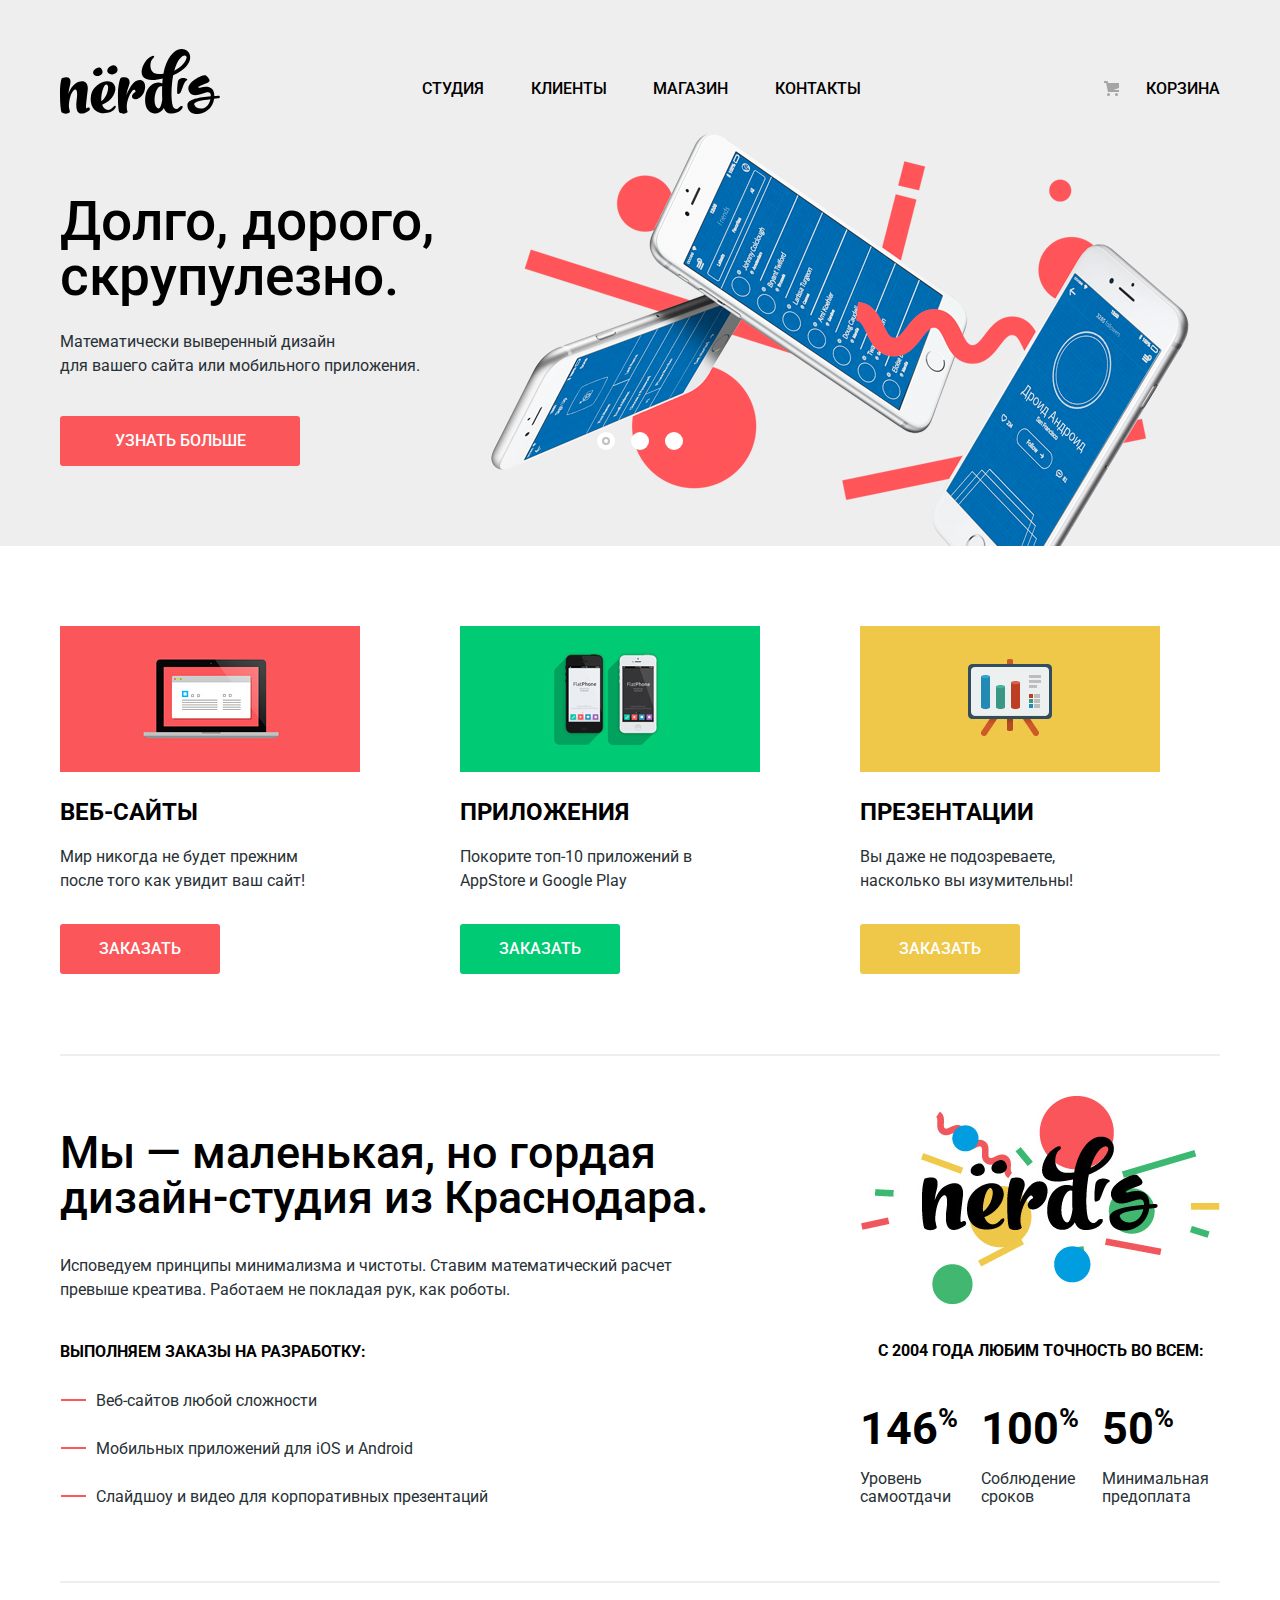
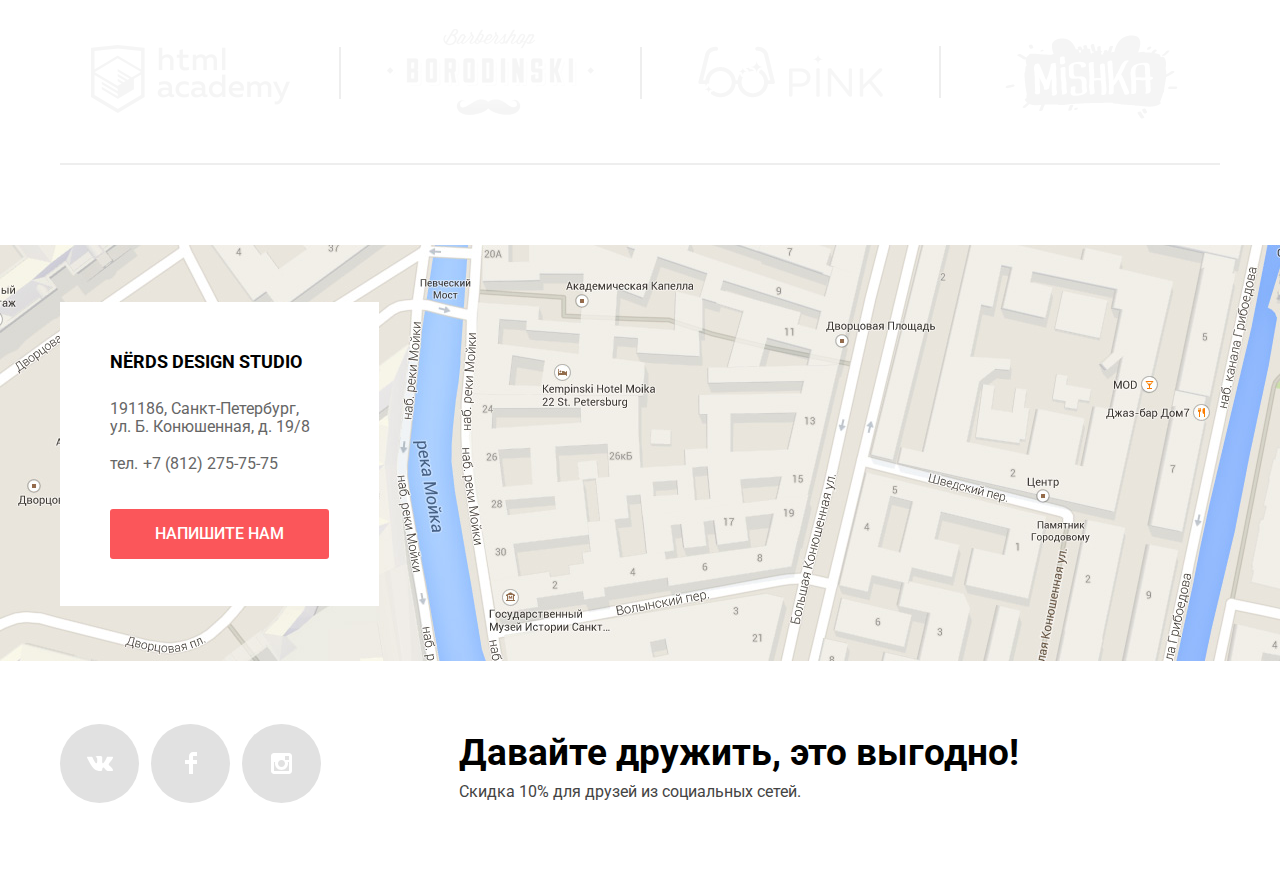
<file: index.html>
<!DOCTYPE html>
<html lang="ru">
<head>
	<meta charset="utf-8">
	<title>HTML Academy: Нёрдс</title>
	<link href="https://fonts.googleapis.com/css?family=Roboto:400,500,700&amp;subset=cyrillic" rel="stylesheet">
	<link rel="stylesheet" href="css/normalize.css">
	<link rel="stylesheet" href="css/style.min.css">
</head>
<body>
	<header class="main-header">
		<div class="container main-header-wrap">
			<a class="main-header-logo">
				<img src="img/nerds-logo.svg" width="160" height="65" class="logo" alt="Дизайн-студия «Нёрдс»">
			</a>
			<nav class="main-navigation">
				<ul class="site-navigation">
					<li><a href="#">Студия</a></li>
					<li><a href="#">Клиенты</a></li>
					<li><a href="catalog.html">Магазин</a></li>
					<li><a href="#">Контакты</a></li>
				</ul>
				<div class="user-navigation">
					<a href="#" class="login-link">Корзина</a>
				</div>
			</nav>
		</div>
	</header>

	<section class="slider">
		<div class="container">
			<h2 class="visually-hidden">Наши особенности</h2>
			<ul class="features-list">
				<li class="feature-item">
					<h3>Долго, дорого,<br> скрупулезно.</h3>
					<p>Математически выверенный дизайн<br> для вашего сайта или мобильного приложения.</p>
					<a class="button feature-item-button" href="#">Узнать больше</a>
				</li>
				<li class="feature-item">
					<h3>Любим математику<br> как никто другой</h3>
					<p>Никакого креатива, только математические формулы<br> для расчета идеальных пропорций.</p>
					<a class="button feature-item-button" href="#">Узнать больше</a>
				</li>
				<li class="feature-item">
					<h3>Только ночь,<br> только хардкор</h3>
					<p>Работать днем, как все? Мы против этого.<br> Ближе к полуночи работа только начинается.</p>
					<a class="button feature-item-button" href="#">Узнать больше</a>
				</li>
			</ul>
			<ul class="slider-navigation">
				<li class="active"><span class="visually-hidden">Слайд №1</span></li>
				<li><span class="visually-hidden">Слайд №2</span></li>
				<li><span class="visually-hidden">Слайд №3</span></li>
			</ul>
		</div>
	</section>

	<main>

		<h1 class="visually-hidden">Дизайн-студия «Нёрдс»</h1>
		<section class="services">
			<div class="container">
				<h2 class="visually-hidden">Услуги</h2>
				<ul class="services-list">
					<li class="service-item">
						<figure class="website-picture">
							<img src="img/web-site.png" width="300" height="146" alt="Пример веб-сайта">
						</figure>
						<h3 class="service-title">Веб-сайты</h3>
						<p>Мир никогда не будет прежним после того как увидит ваш сайт!</p>
						<a href="#" class="button service-button-1">Заказать</a>
					</li>
					<li class="service-item">
						<figure class="app-picture">
							<img src="img/app.png" width="300" height="146" alt="Пример приложения для телефона">
						</figure>
						<h3 class="service-title">Приложения</h3>
						<p>Покорите топ-10 приложений в AppStore и Google Play</p>
						<a href="#" class="button service-button-2">Заказать</a>
					</li>
					<li class="service-item">
						<figure class="presentation-picture">
							<img src="img/presentation.png" width="300" height="146" alt="Пример презентации">
						</figure>
						<h3 class="service-title">Презентации</h3>
						<p>Вы даже не подозреваете, насколько вы изумительны!</p>
						<a href="#" class="button service-button-3">Заказать</a>
					</li>
				</ul>
			</div>
		</section>

		<section class="about-us">
			<h2 class="visually-hidden">О нас</h2>
			<div class="container about-us-wrap">
				<div class="about-us-description">
					<b>Мы — маленькая, но гордая дизайн-студия из Краснодара. </b>
					<p>Исповедуем принципы минимализма и чистоты. Ставим математический расчет превыше креатива. Работаем не покладая рук, как роботы.</p>
					<h3>Выполняем заказы на разработку:</h3>
					<ul class="working-list">
						<li>Веб-сайтов любой сложности</li>
						<li>Мобильных приложений для iOS и Android</li>
						<li>Слайдшоу и видео для корпоративных презентаций</li>
					</ul>
				</div>

				<div class="about-us-statistic">
					<figure class="about-us-logo">
						<img src="img/nerds-illustration.png" width="360" height="208" alt="Дизайн-студия «Нёрдс»">
					</figure>
					<div class="values">
						<b>с 2004 года Любим точность во всем:</b>
						<ul class="values-list">
							<li><b>146<sup>%</sup></b><p>Уровень самоотдачи</p></li>
							<li><b>100<sup>%</sup></b><p>Соблюдение сроков</p></li>
							<li><b>50<sup>%</sup></b><p>Минимальная предоплата</p></li>
						</ul>
					</div>
				</div>
			</div>
		</section>

		<section class="customers">
			<h2 class="visually-hidden">Наши клиенты</h2>
			<div class="container">
				<ul class="customers-list">
					<li class="customer-item">
						<a href="https://htmlacademy.ru/intensive/htmlcss" class="customer-logo">
							<img src="img/htmlacademy-logo.png" width="199" height="68" alt="Интерактивные онлайн-курсы HTML Academy">
						</a>
					</li>
					<li class="customer-item">
						<a href="#" class="customer-logo">
							<img src="img/borodinski-logo.png" width="209" height="90" alt="Барбершоп «Бородинский»">
						</a>
					</li>
					<li class="customer-item">
						<a href="#" class="customer-logo">
							<img src="img/pink-logo.png" width="185" height="52" alt="Приложение для обработки фото «Pink»">
						</a>
					</li>
					<li class="customer-item">
						<a href="#" class="customer-logo">
							<img src="img/mishka-logo.png" width="173" height="84" alt="Милые штучки ручной работы для дома «Mishki»">
						</a>
					</li>
				</ul>
			</div>
		</section>

		<section class="contacts">
			<h2 class="visually-hidden">Контактная информация</h2>
			<div class="container">
				<div class="contact-us">
					<b>NЁRDS DESIGN STUDIO</b>
					<p>191186, Санкт-Петербург,<br>
					ул. Б. Конюшенная, д. 19/8</p>
					<span>тел.<a class="contact-phone" href="tel:+7(812)275-75-75">+7 (812) 275-75-75</a></span>
					<a href="#" class="button contacts-button">Напишите нам</a>
				</div>
			</div>
			<div class="map">
				<iframe src="https://yandex.ru/map-widget/v1/?um=constructor%3Aea1a6ac20c0ecb9a7ab25b8c08079d26a096269493211a41cd3c70793d723ac8&amp;source=constructor"></iframe>
			</div>
		</section>
	</main>

	<footer class="main-footer">
		<div class="container main-footer-wrap">
			<ul class="social-button-list">
				<li class="social-button-item"><a href="http://vk.com" class="social-button"><span class="visually-hidden">Вконтакте</span>
					<svg xmlns="http://www.w3.org/2000/svg" xmlns:xlink="http://www.w3.org/1999/xlink" version="1.1" id="Layer_1" x="0px" y="0px" width="26px" height="15px" viewBox="0 0 26 15" enable-background="new 0 0 26 15" xml:space="preserve">
						<path fill="#FFFFFF" d="M16.138,11.51c0.956-0.309,2.18,2.04,3.483,2.939c0.978,0.681,1.727,0.534,1.727,0.534l3.473-0.05  c0,0,1.815-0.112,0.957-1.554c-0.071-0.12-0.503-1.069-2.585-3.022c-2.177-2.043-1.882-1.712,0.739-5.244  c1.597-2.153,2.236-3.468,2.036-4.028c-0.192-0.539-1.365-0.399-1.365-0.399L20.69,0.713c-0.381,0.001-0.704,0.119-0.851,0.515  c-0.003,0.004-0.621,1.666-1.445,3.079c-1.741,2.989-2.436,3.148-2.724,2.961c-0.661-0.433-0.494-1.737-0.494-2.664  c0-2.897,0.432-4.105-0.846-4.417c-0.427-0.104-0.739-0.172-1.828-0.182c-1.392-0.021-2.574,0-3.244,0.329  c-0.445,0.223-0.786,0.712-0.579,0.74c0.26,0.035,0.843,0.16,1.155,0.586c0.401,0.552,0.389,1.789,0.389,1.789  s0.229,3.411-0.54,3.834c-0.528,0.29-1.25-0.302-2.803-3.016C6.087,2.879,5.488,1.345,5.488,1.345S5.372,1.06,5.162,0.904  C4.912,0.719,4.562,0.66,4.562,0.66L0.848,0.684c0,0-0.558,0.016-0.763,0.262C-0.097,1.164,0.07,1.614,0.07,1.614  s2.909,6.881,6.203,10.347c3.02,3.182,6.452,2.971,6.452,2.971h1.555c0,0,0.469-0.054,0.709-0.312  c0.224-0.24,0.214-0.691,0.214-0.691S15.172,11.82,16.138,11.51z"/>
					</svg>
				</a></li>
				<li class="social-button-item"><a href="http://fb.com" class="social-button"><span class="visually-hidden">Facebook</span>
					<svg xmlns="http://www.w3.org/2000/svg" xmlns:xlink="http://www.w3.org/1999/xlink" version="1.1" id="Layer_2" x="0px" y="0px" width="12px" height="22px" viewBox="0 0 12 22" enable-background="new 0 0 12 22" xml:space="preserve">
						<path fill="#FFFFFF" d="M12,4V0H8C5.791,0,4,1.791,4,4v4H0v4h4v10h4V12h4V8H8V4H12z"/>
					</svg>
				</a></li>
				<li class="social-button-item"><a href="http://instagram.com" class="social-button"><span class="visually-hidden">Instagram</span>
					<svg xmlns="http://www.w3.org/2000/svg" enable-background="new 0 0 21 21" height="21" viewBox="0 0 21 21" width="21"><path d="m18 0h-15c-1.65 0-3 1.35-3 3v15c0 1.65 1.35 3 3 3h15c1.65 0 3-1.35 3-3v-15c0-1.65-1.35-3-3-3zm-7.5 7c1.93 0 3.5 1.57 3.5 3.5s-1.57 3.5-3.5 3.5-3.5-1.57-3.5-3.5 1.57-3.5 3.5-3.5zm7.5 11h-15v-9h1.181c-.114.482-.181.983-.181 1.5 0 3.59 2.91 6.5 6.5 6.5s6.5-2.91 6.5-6.5c0-.517-.066-1.018-.181-1.5h1.181zm0-11h-4v-4h4z" fill="#fff"/></svg>
				</a></li>
			</ul>
			<div class="slogan">
				<p>Давайте дружить, это выгодно!</p>
				<p>Скидка 10% для друзей из социальных сетей.</p>
			</div>
		</div>
	</footer>

	<div class="modal-contact-us">
		<h2>Напишите нам</h2>
		<form class="contact-us-form" action="https://echo.htmlacademy.ru" method="post">
			<label>Ваше имя:
				<input class="contact-us-form-name" type="text" name="name" placeholder="Имя Фамилия">
			</label>
			<label>Ваше e-mail:
				<input class="contact-us-form-email" type="email" name="email" placeholder="email@example.com">
			</label>
			<label>Текст письма:
				<textarea class="contact-us-form-text" name="text" placeholder="В свободной форме"></textarea>
			</label>
			<button class="button contact-us-form-button" type="submit">Отправить</button>
		</form>
		<button class="button-modal-close" type="button"><span class="visually-hidden">Закрыть</span></button>
	</div>

</body>
</html>
</file>
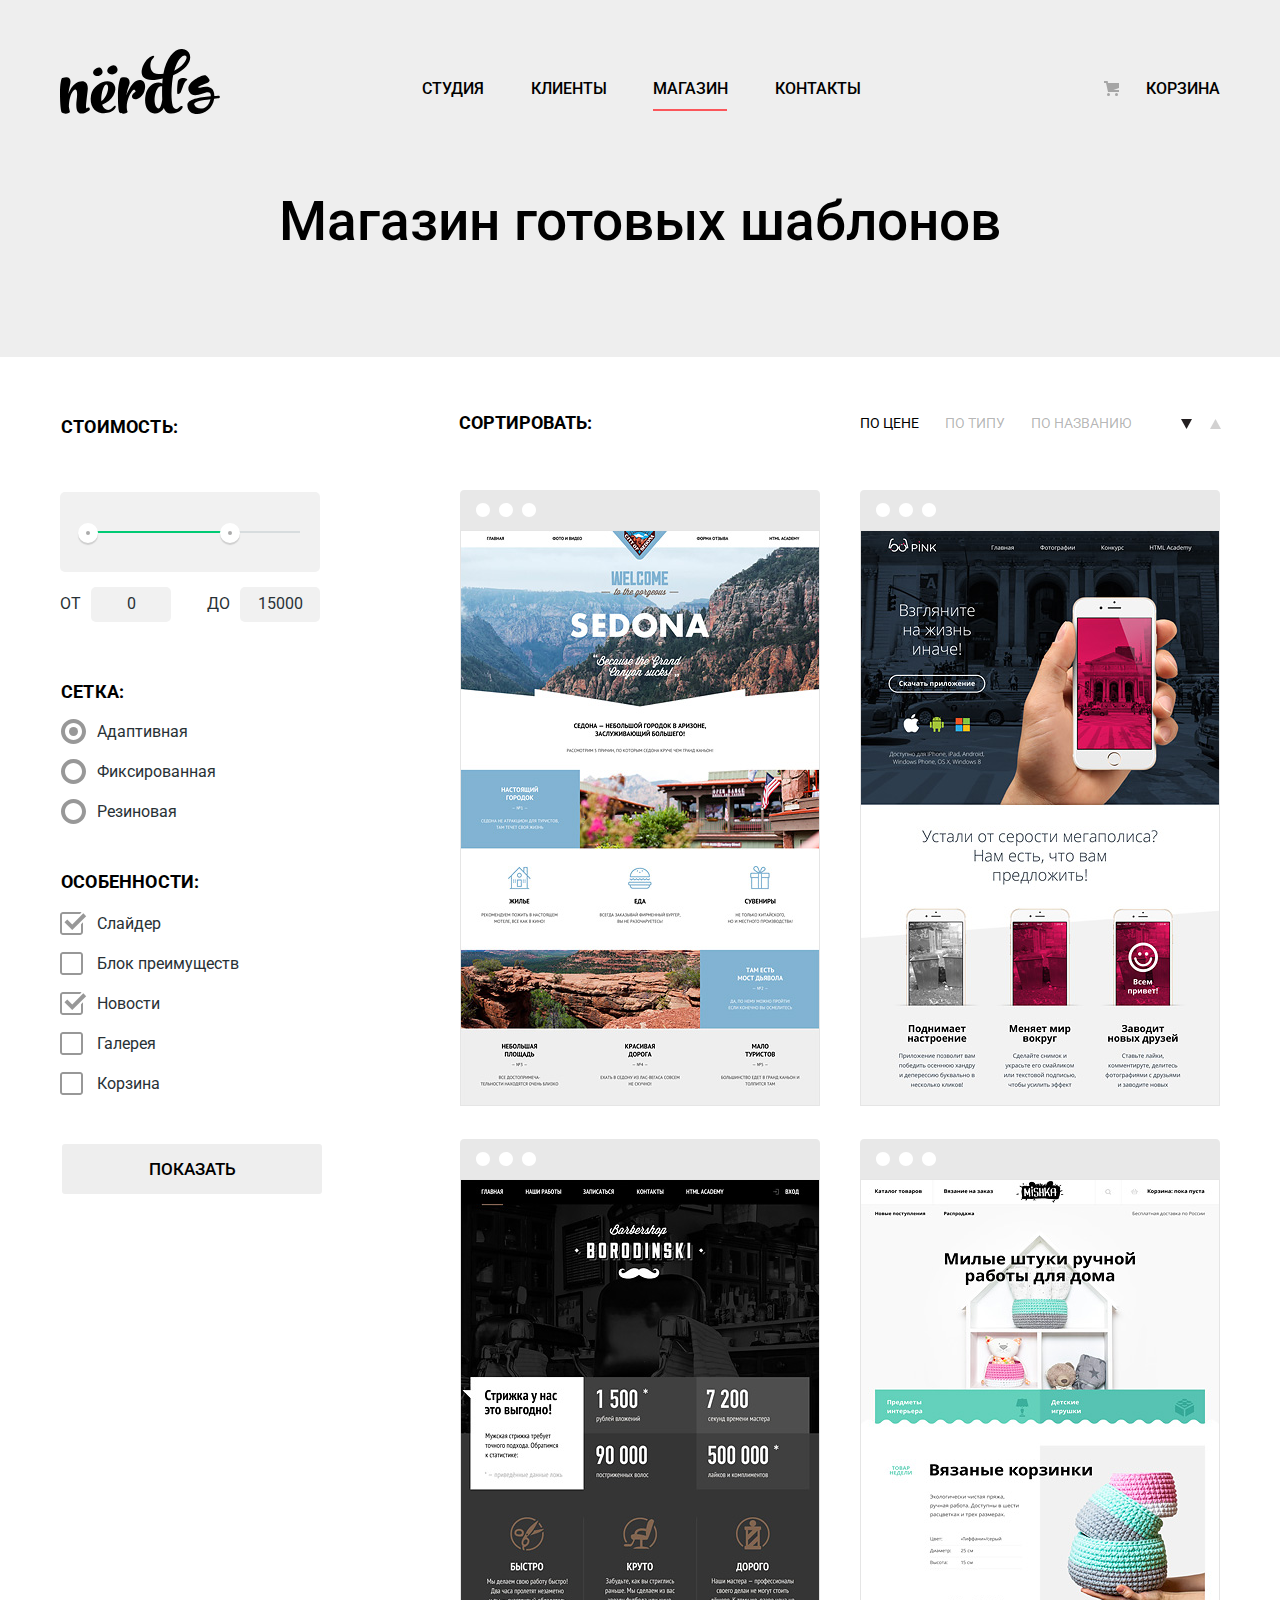
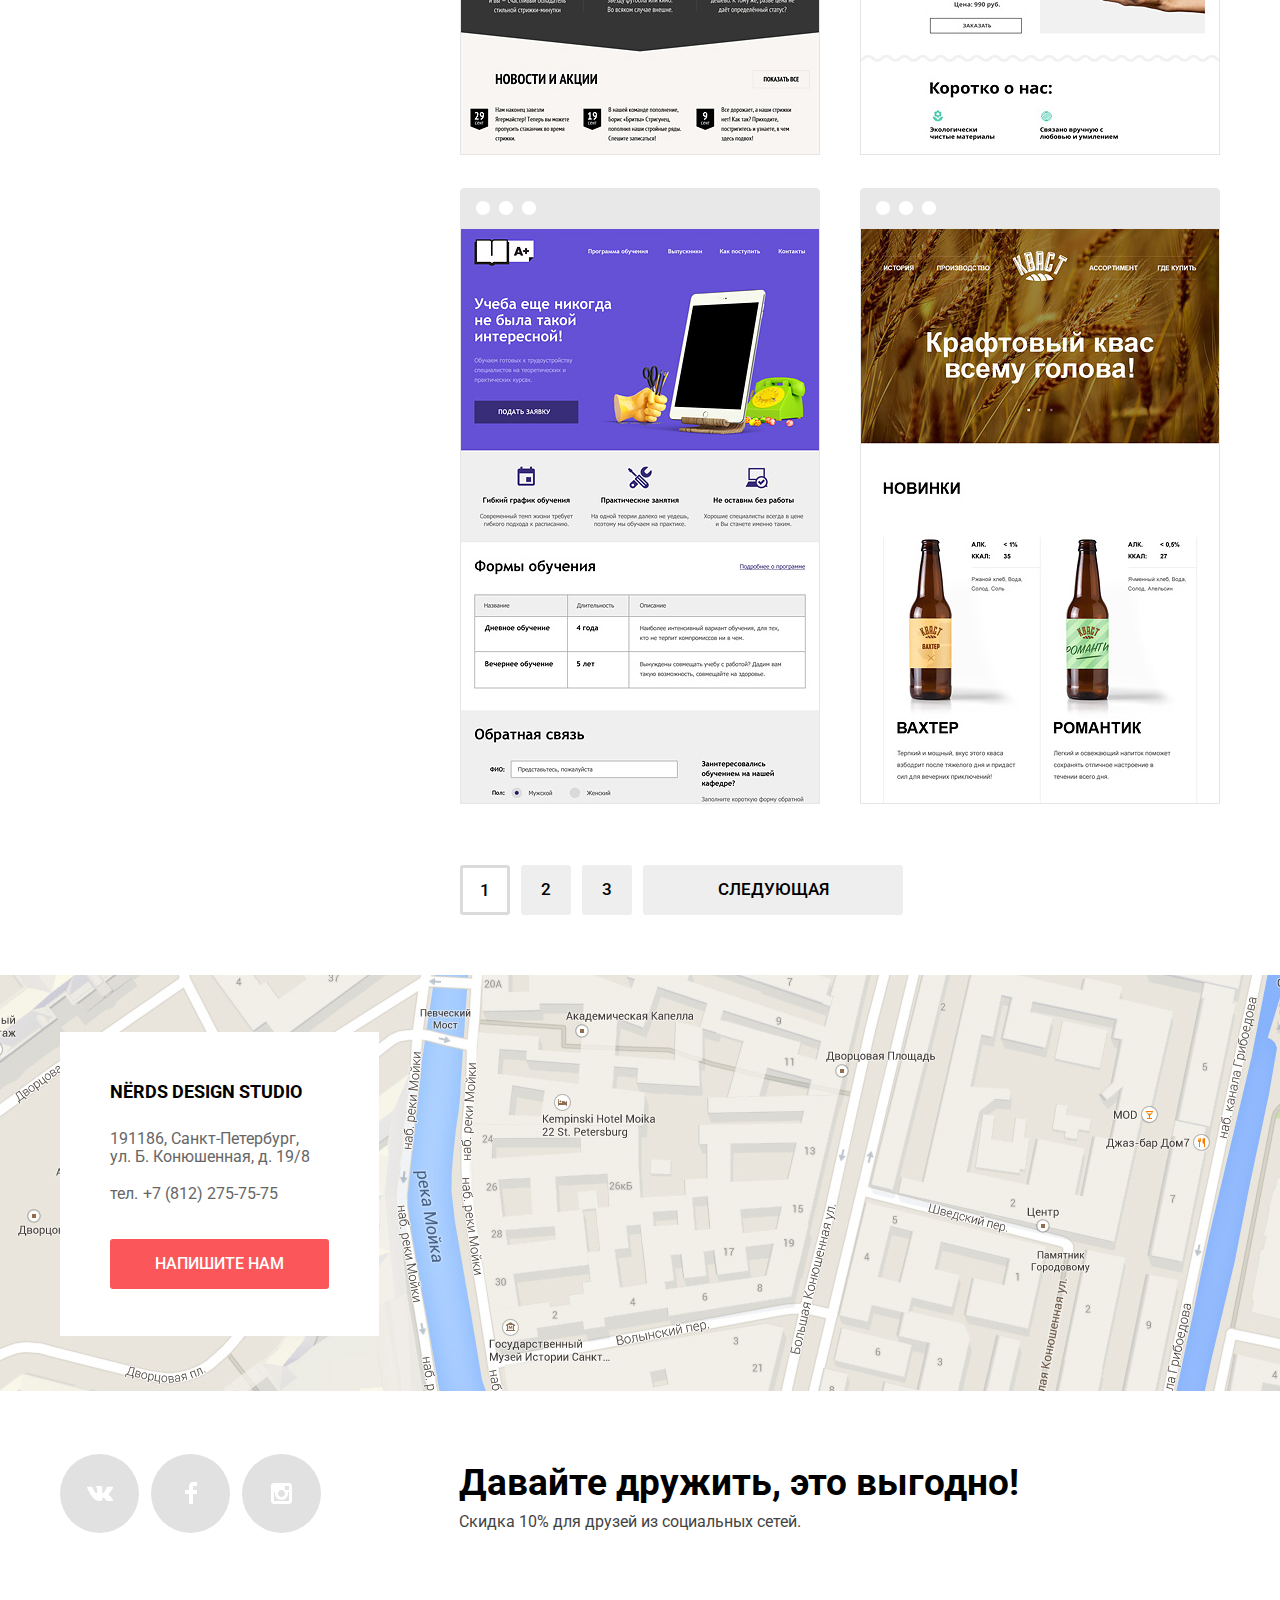
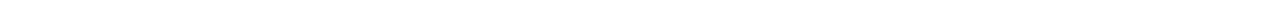
<file: catalog.html>
<!DOCTYPE html>
<html lang="ru">
<head>
	<meta charset="UTF-8">
	<title>HTML Academy: Нёрдс</title>
	<link href="https://fonts.googleapis.com/css?family=Roboto:400,500,700&amp;subset=cyrillic" rel="stylesheet">
	<link rel="stylesheet" href="css/normalize.css">
	<link rel="stylesheet" href="css/style.css">
</head>
<body>
	<header class="main-header">
		<div class="container main-header-wrap">
			<a href="index.html" class="main-header-logo">
				<img src="img/nerds-logo.svg" width="160" height="65" alt="Дизайн-студия «Нёрдс»">
			</a>
			<nav class="main-navigation">
				<ul class="site-navigation">
					<li><a href="index.html">Студия</a></li>
					<li><a href="#">Клиенты</a></li>
					<li><a href="catalog.html" class="visited">Магазин</a></li>
					<li><a href="#">Контакты</a></li>
				</ul>
				<div class="user-navigation">
					<a href="#" class="login-link">Корзина</a>
				</div>
			</nav>
		</div>
	</header>

	<main>

		<div class="title">
			<div class="container">
				<h1 class="page-title">Магазин готовых шаблонов</h1>
			</div>
		</div>

		<section class="catalog">
			<div class="container catalog-wrap">
				<aside class="filters">
					<h2 class="visually-hidden">Фильтр товаров</h2>
					<form class="filter" action="https://echo.htmlacademy.ru" method="post">
						<fieldset class="filter-item">
							<legend>Стоимость:</legend>
							<div class="range-filter">
								<div class="range-controls">
									<div class="scale">
										<div class="bar"></div>
									</div>
									<div class="toggle toggle-min"></div>
									<div class="toggle toggle-max"></div>
								</div>
								<div class="price-controls">
									<label class="min-price">от<input name="min-price" type="text" value="0"></label>
									<label class="max-price">до<input name="max-price" type="text" value="15000"></label>
								</div>
							</div>
						</fieldset>
						<fieldset class="filter-item">
							<legend>Сетка:</legend>
							<ul>
								<li class="filter-grid">
									<input class="visually-hidden filter-input filter-input-radio" type="radio" name="grid" value="adaptive" id="grid-adaptive" checked>
									<label for="grid-adaptive">Адаптивная</label>
								</li>
								<li class="filter-grid">
									<input class="visually-hidden filter-input filter-input-radio" type="radio" name="grid" value="fix" id="grid-fix">
									<label for="grid-fix">Фиксированная</label>
								</li>
								<li class="filter-grid">
									<input class="visually-hidden filter-input filter-input-radio" type="radio" name="grid" value="flex" id="grid-flex">
									<label for="grid-flex">Резиновая</label>
								</li>
							</ul>
						</fieldset>
						<fieldset class="filter-item">
							<legend>Особенности:</legend>
							<ul>
								<li class="filter-feature">
									<input class="visually-hidden filter-input filter-input-checkbox" type="checkbox" name="features-slider" id="filter-slider" checked>
									<label for="filter-slider">Слайдер</label>
								</li>
								<li class="filter-feature">
									<input class="visually-hidden filter-input filter-input-checkbox" type="checkbox" name="features-priviledge" id="filter-advantage">
									<label for="filter-advantage">Блок преимуществ</label>
								</li>
								<li class="filter-feature">
									<input class="visually-hidden filter-input filter-input-checkbox" type="checkbox" name="features-news" id="filter-news" checked>
									<label for="filter-news">Новости</label>
								</li>
								<li class="filter-feature">
									<input class="visually-hidden filter-input filter-input-checkbox" type="checkbox" name="features-gallery" id="filter-gallery">
									<label for="filter-gallery">Галерея</label>
								</li>
								<li class="filter-feature">
									<input class="visually-hidden filter-input filter-input-checkbox" type="checkbox" name="features-basket" id="filter-basket">
									<label for="filter-basket">Корзина</label>
								</li>
							</ul>
						</fieldset>
						<button class="button filters-button" type="submit">Показать</button>
					</form>
				</aside>
				
				<div class="catalog-contents">
					<div class="sorting">
						<h2 class="sorting-title">Сортировать:</h2>
						<ul class="sorting-by-parameter">
							<li class="sorting-by-price"><a class="active-parameter" href="#">По цене</a></li>
							<li class="sorting-by-type"><a href="#">По типу</a></li>
							<li class="sorting-by-name"><a href="#">По названию</a></li>
						</ul>
						<ul class="sorting-by-direction">
							<li class="sorting-down"><a class="active-direction" href="#"><span class="visually-hidden">Упорядочить сверху вниз</span></a></li>
							<li class="sorting-up"><a href="#"><span class="visually-hidden">Упорядочить снизу вверх</span></a></li>
						</ul>
					</div>

					<div class="catalog-cards">
						<h2 class="visually-hidden">Список готовых проектов</h2>
						<ul class="catalog-list">
							<li class="catalog-item">
								<figure class="catalog-item-picture">
									<img src="img/sedona-card.png" width="360" height="576" alt="Сайт «SEDONA»">
								</figure>
								<div class="catalog-item-info">
									<h3><a href="#">Sedona</a></h3>
									<p>Информационный сайт<br> для туристов</p>
									<a href="#" class="button price-button" aria-label="Стоимость проекта">9 900 руб.</a>
								</div>
							</li>
							<li class="catalog-item">
								<figure class="catalog-item-picture">
									<img src="img/pink-card.png" width="360" height="576" alt="Приложение «Pink»">
								</figure>
								<div class="catalog-item-info">
									<h3><a href="#">Pink</a></h3>
									<p>Продуктовый лендинг приложения для iOS и Android</p>
									<a href="#" class="button price-button" aria-label="Стоимость проекта">9 900 руб.</a>
								</div>
							</li>
							<li class="catalog-item">
								<figure class="catalog-item-picture">
									<img src="img/barbershop-card.png" width="360" height="576" alt="Барбершоп «Borodinski»">
								</figure>
								<div class="catalog-item-info">
									<h3><a href="#">Barbershop</a></h3>
									<p>Сайт салона красоты. Для мужчин, да.</p>
									<a href="#" class="button price-button" aria-label="Стоимость проекта">9 900 руб.</a>
								</div>
							</li>
							<li class="catalog-item">
								<figure class="catalog-item-picture">
									<img src="img/mishka-card.png" width="360" height="576" alt="Интернет-магазин «Mishka»">
								</figure>
								<div class="catalog-item-info">
									<h3><a href="#">Mishka</a></h3>
									<p>Интернет-магазин вязаных игрушек</p>
									<a href="#" class="button price-button" aria-label="Стоимость проекта">9 900 руб.</a>
								</div>
							</li>
							<li class="catalog-item">
								<figure class="catalog-item-picture">
									<img src="img/aplus-card.png" width="360" height="576" alt="Онлайн-школа «A+»">
								</figure>
								<div class="catalog-item-info">
									<h3><a href="#">A+</a></h3>
									<p>Лендинг курсов повышения квалификации</p>
									<a href="#" class="button price-button" aria-label="Стоимость проекта">9 900 руб.</a>
								</div>
							</li>
							<li class="catalog-item">
								<figure class="catalog-item-picture">
									<img src="img/kvast-card.png" width="360" height="576" alt="Сайт «КВАСТ»">
								</figure>
								<div class="catalog-item-info">
									<h3><a href="#">КВАСТ</a></h3>
									<p>Промо-сайт производителя крафтового кваса</p>
									<a href="#" class="button price-button" aria-label="Стоимость проекта">9 900 руб.</a>
								</div>
							</li>
						</ul>
					</div>
					<ul class="pagination-list">
						<li class="pagination-item pagination-item-current"><a aria-label="Текущая страница каталога. Страница номер">1</a></li>
						<li class="pagination-item"><a href="#" aria-label="Страница каталога номер">2</a></li>
						<li class="pagination-item"><a href="#" aria-label="Страница каталога номер">3</a></li>
						<li class="pagination-item pagination-item-next"><a href="#" aria-label="Страница каталога">Следующая</a></li>
					</ul>
				</div>
			</div>
		</section>

		<section class="contacts">
			<h2 class="visually-hidden">Контактная информация</h2>
			<div class="container">
				<div class="contact-us">
					<b>NЁRDS DESIGN STUDIO</b>
					<p>191186, Санкт-Петербург,<br> 
					ул. Б. Конюшенная, д. 19/8</p>
					<span>тел.<a class="contact-phone" href="tel:+7(812)275-75-75">+7 (812) 275-75-75</a></span> 
					<a href="#" class="button contacts-button">Напишите нам</a>
				</div>
			</div>
			<div class="map">
				<iframe src="https://yandex.ru/map-widget/v1/?um=constructor%3Aea1a6ac20c0ecb9a7ab25b8c08079d26a096269493211a41cd3c70793d723ac8&amp;source=constructor"></iframe>
			</div>
		</section>
	</main>

	<footer class="main-footer">
		<div class="container main-footer-wrap">
			<ul class="social-button-list">
				<li class="social-button-item"><a href="http://vk.com" class="social-button"><span class="visually-hidden">Вконтакте</span>
					<svg xmlns="http://www.w3.org/2000/svg" xmlns:xlink="http://www.w3.org/1999/xlink" version="1.1" id="Layer_1" x="0px" y="0px" width="26px" height="15px" viewBox="0 0 26 15" enable-background="new 0 0 26 15" xml:space="preserve">
						<path fill="#FFFFFF" d="M16.138,11.51c0.956-0.309,2.18,2.04,3.483,2.939c0.978,0.681,1.727,0.534,1.727,0.534l3.473-0.05  c0,0,1.815-0.112,0.957-1.554c-0.071-0.12-0.503-1.069-2.585-3.022c-2.177-2.043-1.882-1.712,0.739-5.244  c1.597-2.153,2.236-3.468,2.036-4.028c-0.192-0.539-1.365-0.399-1.365-0.399L20.69,0.713c-0.381,0.001-0.704,0.119-0.851,0.515  c-0.003,0.004-0.621,1.666-1.445,3.079c-1.741,2.989-2.436,3.148-2.724,2.961c-0.661-0.433-0.494-1.737-0.494-2.664  c0-2.897,0.432-4.105-0.846-4.417c-0.427-0.104-0.739-0.172-1.828-0.182c-1.392-0.021-2.574,0-3.244,0.329  c-0.445,0.223-0.786,0.712-0.579,0.74c0.26,0.035,0.843,0.16,1.155,0.586c0.401,0.552,0.389,1.789,0.389,1.789  s0.229,3.411-0.54,3.834c-0.528,0.29-1.25-0.302-2.803-3.016C6.087,2.879,5.488,1.345,5.488,1.345S5.372,1.06,5.162,0.904  C4.912,0.719,4.562,0.66,4.562,0.66L0.848,0.684c0,0-0.558,0.016-0.763,0.262C-0.097,1.164,0.07,1.614,0.07,1.614  s2.909,6.881,6.203,10.347c3.02,3.182,6.452,2.971,6.452,2.971h1.555c0,0,0.469-0.054,0.709-0.312  c0.224-0.24,0.214-0.691,0.214-0.691S15.172,11.82,16.138,11.51z"/>
					</svg>
				</a></li>
				<li class="social-button-item"><a href="http://fb.com" class="social-button"><span class="visually-hidden">Facebook</span>
					<svg xmlns="http://www.w3.org/2000/svg" xmlns:xlink="http://www.w3.org/1999/xlink" version="1.1" id="Layer_2" x="0px" y="0px" width="12px" height="22px" viewBox="0 0 12 22" enable-background="new 0 0 12 22" xml:space="preserve">
						<path fill="#FFFFFF" d="M12,4V0H8C5.791,0,4,1.791,4,4v4H0v4h4v10h4V12h4V8H8V4H12z"/>
					</svg>
				</a></li>
				<li class="social-button-item"><a href="http://instagram.com" class="social-button"><span class="visually-hidden">Instagram</span>
					<svg xmlns="http://www.w3.org/2000/svg" enable-background="new 0 0 21 21" height="21" viewBox="0 0 21 21" width="21"><path d="m18 0h-15c-1.65 0-3 1.35-3 3v15c0 1.65 1.35 3 3 3h15c1.65 0 3-1.35 3-3v-15c0-1.65-1.35-3-3-3zm-7.5 7c1.93 0 3.5 1.57 3.5 3.5s-1.57 3.5-3.5 3.5-3.5-1.57-3.5-3.5 1.57-3.5 3.5-3.5zm7.5 11h-15v-9h1.181c-.114.482-.181.983-.181 1.5 0 3.59 2.91 6.5 6.5 6.5s6.5-2.91 6.5-6.5c0-.517-.066-1.018-.181-1.5h1.181zm0-11h-4v-4h4z" fill="#fff"/></svg>
				</a></li>
			</ul>
			<div class="slogan">
				<p>Давайте дружить, это выгодно!</p>
				<p>Скидка 10% для друзей из социальных сетей.</p>
			</div>
		</div>
	</footer>

	<div class="modal-contact-us">
		<h2>Напишите нам</h2>
		<form class="contact-us-form" action="https://echo.htmlacademy.ru" method="post">
			<label>Ваше имя:
				<input class="contact-us-form-name" type="text" name="name" placeholder="Имя Фамилия">
			</label>
			<label>Ваше e-mail:
				<input class="contact-us-form-email" type="email" name="email" placeholder="email@example.com">
			</label>
			<label>Текст письма:
				<textarea class="contact-us-form-text" name="text" placeholder="В свободной форме"></textarea>
			</label>
			<button class="button contact-us-form-button" type="submit">Отправить</button>
		</form>
		<button class="button-modal-close" type="button"><span class="visually-hidden">Закрыть</span></button>
	</div>

</body>
</html>
</file>
<file: css/style.css>
body {
  margin: 0;
  padding: 0;
  font-family: "Roboto", Arial, sans-serif;
  font-size: 16px;
  font-weight: normal;
  font-style: normal;
  font-stretch: normal;
  line-height: 1.5;
  letter-spacing: normal;
  text-align: left;
  color: #283136;
  background-color: #ffffff;
}

a {
  text-decoration: none;
}

.visually-hidden:not(:focus):not(:active),
input[type="checkbox"].visually-hidden,
input[type="radio"].visually-hidden {
  position: absolute;

  width: 1px;
  height: 1px;
  margin: -1px;
  border: 0;
  padding: 0;
  white-space: nowrap;
  -webkit-clip-path: inset(100%);
  clip-path: inset(100%);
  clip: rect(0 0 0 0);
  overflow: hidden;
}

/*Главная страница*/
/* Стилизация заголовка страницы-начало*/
.main-header {
  padding-top: 49px;
  text-transform: uppercase;
  font-size: 16px;
  font-weight: 500;
  line-height: 1.8;
  color: #000000;
  background-color: #eeeeee;
}

.container {
  width: 1160px;
  margin: 0 auto;
  padding: 0 20px;
}

.main-header-wrap {
  display: -webkit-box;
  display: -ms-flexbox;
  display: flex;
  -webkit-box-pack: justify;
  -ms-flex-pack: justify;
  justify-content: space-between;
  -webkit-box-align: center;
  -ms-flex-align: center;
  align-items: flex-start;
  -ms-flex-wrap: wrap;
  flex-wrap: wrap;
  min-height: 65px;
}

.main-header-logo:hover,
.main-header-logo:focus {
  opacity: 0.8;
}

.main-header-logo:active {
  opacity: 0.3;
}

.main-navigation {
  display: -webkit-box;
  display: -ms-flexbox;
  display: flex;
  -ms-flex-wrap: wrap;
  flex-wrap: wrap;
  -webkit-box-pack: start;
  -ms-flex-pack: start;
  justify-content: flex-start;
  margin-top: 6px;
  padding-top: 20px;
  width: 1000px;
  -webkit-box-align: center;
  -ms-flex-align: center;
  align-items: flex-start;
}

.main-navigation a {
  display: block;
  color: #000000;
}

.site-navigation {
  display: -webkit-box;
  display: -ms-flexbox;
  display: flex;
  -webkit-box-pack: justify;
  -ms-flex-pack: justify;
  justify-content: space-between;
  -webkit-box-align: center;
  -ms-flex-align: center;
  align-items: center;
  width: 440px;
  margin: 0;
  padding: 0;
  margin-left: 202px;
}

.site-navigation{
  list-style: none;
}

.site-navigation li:nth-child(4) {
  margin-right: 1px;
}

.site-navigation a:hover,
.site-navigation a:focus {
  color: #fb565a;
}

.site-navigation a:active {
  color: rgba(0, 0, 0, 0.3);
}

.site-navigation li:nth-child(3) {
  position: relative;
}

.visited::after {
  content: "";
  position: absolute;
  bottom: -7px;
  height: 2px;
  background-color: #fb565a;
  right: 2%;
  width: 98%;

}

.user-navigation {
  display: -webkit-box;
  display: -ms-flexbox;
  display: flex;
  -webkit-box-pack: end;
  -ms-flex-pack: end;
  justify-content: flex-end;
  -ms-flex-wrap: wrap;
  flex-wrap: wrap;
  text-align: right;
  margin-left: auto;
  width: 160px;
}

.user-navigation .login-link {
  min-width: 160px;
  position: relative;
}

.login-link::before {
  content: "";
  position: absolute;
  top: 6px;
  left: 44px;
  width: 15px;
  height: 15px;
  background-image: url("../img/cart-icon.svg");
  background-repeat: no-repeat;
  background-position: 0 0;
  opacity: 0.3;
}


.login-link:hover {
  color: #fb565a;
}

.login-link:active {
  color: rgba(0, 0, 0, 0.3);
}
/* Стилизация заголовка страницы-конец*/

/* Стилизация слайдра-начало*/
.slider {
  position: relative;
  min-height: 413px;
  background-color: #eeeeee;
}

.features-list,
.slider-navigation {
  margin: 0;
  padding: 0;
  list-style: none;
}

.feature-item h3 {
  margin: 0;
  padding: 0;
  margin-bottom: 26px;
  max-width: 600px;
  font-size: 55px;
  font-weight: 500;
  line-height: 1;
  color: #000000;
}

.feature-item p {
  max-width: 430px;
  margin: 0;
  margin-bottom: 38px;
}

.feature-item {
  display: none;
  padding: 70px 0 80px 0;
}

.feature-item:nth-child(1) {
  display: block;
}

.feature-item-button {
  padding: 17px 0px;
  width: 240px;
  background-color: #fb565a;
  border-radius: 3px;
  text-align: center;
}

.feature-item-button:hover,
.feature-item-button:focus {
  background-color: #e74246;
}

.feature-item-button:active {
  color: rgba(255, 255, 255, 0.3);
  background-color: #d7373b;
}

.slider-navigation {
  position: absolute;
  left: 50%;
  bottom: 104px;
  z-index: 100;
  width: 160px;
  height: 18px;
  text-align: center;
  font-size: 0;
  -webkit-transform: translateX(-50%);
  -ms-transform: translateX(-50%);
  transform: translateX(-50%);
}

.slider-navigation li {
  position: relative;
  display: inline-block;
  vertical-align: middle;
  width: 18px;
  height: 18px;
  padding: 8px;
  border-radius: 50%;
  cursor: pointer;
}

.slider-navigation li::after {
  content: "";
  position: absolute;
  top: 8px;
  left: 8px;
  z-index: 1;
  width: 18px;
  height: 18px;
  background: #ffffff;
  border-radius: 50%;
}

.slider-navigation .active::before {
  content: "";
  position: absolute;
  left: 50%;
  top: 50%;
  z-index: 2;
  width: 4px;
  height: 4px;
  margin: -4px;
  background-color: inherit;
  border: 2px solid #c1c1c1;
  border-radius: 50%;
}

.feature-item:nth-child(1) {
  background-image: url("../img/slide-1.png");
  background-repeat: no-repeat;
  background-position: 431px 9px;
}

.feature-item:nth-child(2) {
  background-image: url("../img/slide-2.png");
  background-repeat: no-repeat;
  background-position: 400px 0px;
}

.feature-item:nth-child(3) {
  background-image: url("../img/slide-3.png");
  background-repeat: no-repeat;
  background-position: 400px 16px;
}
/*Стилизация слайдра-конец*/

/* Стилизация блока услуги-начало*/
.services {
  position: relative;
  margin-bottom: 78px;
}

.services .container::after {
  content: "";
  position: absolute;
  bottom: -82px;
  width: 1160px;
  height: 2px;
  background-color: #eeeeee;
}

.services-list {
  display: -webkit-box;
  display: -ms-flexbox;
  display: flex;
  -webkit-box-pack: start;
  -ms-flex-pack: start;
  justify-content: space-between;
  -ms-flex-wrap: wrap;
  flex-wrap: wrap;
  margin: 0px;
  padding: 0px;
  list-style: none;
}

.service-item {
  padding-top: 80px;
}

.service-item:nth-child(3n) {
  margin-right: 60px;
}

.website-picture,
.app-picture,
.presentation-picture {
  margin: 0px;
  padding: 0px;
}

.service-item p {
  margin: 0;
  padding: 0;
  width: 260px;
  margin-bottom: 31px;
}

.service-title {
  margin: 0;
  padding: 0;
  margin-top: 18px;
  margin-bottom: 17px;
  text-transform: uppercase;
  font-size: 24px;
  font-weight: bold;
  line-height: 1.29;
  color: #000000;
}

.button {
  display: block;
  text-transform: uppercase;
  font-size: 16px;
  font-weight: 500;
  line-height: 1;
  text-align: center;
  color: #ffffff;
  background-color: #fb565a;
  border: none;
}

.service-button-1 {
  padding: 17px 0px;
  width: 160px;
  border-radius: 3px;
  background-color: #fb565a;
}

.service-button-1:hover,
.service-button-1:focus {
  background-color: #e74246;
}

.service-button-1:active {
  color: rgba(255, 255, 255, 0.3);
  background-color: #d7373b;
}

.service-button-2 {
  padding: 17px 0px;
  width: 160px;
  border-radius: 3px;
  background-color: #00ca74;
}

.service-button-2:hover,
.service-button-2:focus {
 background-color: #00bc6c;
}

.service-button-2:active {
  color: rgba(255, 255, 255, 0.3);
  background-color: #00aa62;
}

.service-button-3 {
  padding: 17px 0px;
  width: 160px;
  border-radius: 3px;
  background-color: #efc84a;
}

.service-button-3:hover,
.service-button-3:focus {
  background-color: #eab534;
}

.service-button-3:active {
  color: rgba(255, 255, 255, 0.3);
  background-color: #e5a722;
}
/* Стилизация блока услуги-конец*/

/* Стилизация блока о нас-начало*/
.about-us {
  padding-top: 78px;
  margin-bottom: 76px;
}

.about-us-wrap {
  display: -webkit-box;
  display: -ms-flexbox;
  display: flex;
  -webkit-box-pack: justify;
  -ms-flex-pack: justify;
  justify-content: space-between;
}

.about-us-description {
  width: 680px;
}

.about-us-description p {
  margin: 0;
  padding: 0;
  margin-bottom: 38px;
}

.about-us-description b {
  display: block;
  margin-bottom: 34px;
  font-size: 45px;
  font-weight: 500;
  line-height: 1;
  color: #000000;
}

.about-us-description h3 {
  margin: 0;
  padding: 0;
  margin-bottom: 25px;
  font-size: 16px;
  text-transform: uppercase;
  font-weight: bold;
  color: #000000;
}

.working-list,
.values-list {
  margin: 0;
  padding: 0;
  list-style: none;
}

.about-us-statistic {
  display: -webkit-box;
  display: -ms-flexbox;
  display: flex;
  -webkit-box-orient: vertical;
  -webkit-box-direction: normal;
  -ms-flex-direction: column;
  flex-direction: column;
  -webkit-box-pack: justify;
  -ms-flex-pack: justify;
  justify-content: space-between;
  margin-top: -34px;
  width: 360px;
}

.about-us-logo {
  margin: 0;
  padding: 0;
}

.values {
  margin-top: 0px;
}

.values > b {
  margin-left: 18px;
  text-transform: uppercase;
  font-weight: bold;
  text-align: left;
  color: #000000;
}

.values-list {
  display: -webkit-box;
  display: -ms-flexbox;
  display: flex;
  -webkit-box-pack: justify;
  -ms-flex-pack: justify;
  justify-content: space-between;
  margin-top: 61px;
}

.values-list p {
  margin: 0;
  padding: 0;
  margin-top: 22px;
  margin-bottom: 3px;
}

.working-list li {
  position: relative;
  padding-left: 36px;
}

.working-list li:nth-child(1),
.working-list li:nth-child(2) {
  margin-bottom: 24px;
}

.working-list li::before {
  content: "";
  position: absolute;
  top: 10px;
  left: 1px;
  width: 25px;
  height: 2px;
  background-color: #fb565a;
}

.values-list li {
  margin-right: 23px;
  line-height: 1.13;
  color: #283136;
}

.values-list b {
  font-size: 45px;
  font-weight: bold;
  line-height: 0.22;
  color: #000000;
}

.values-list sup {
  font-size: 27px;
  vertical-align: middle;
}
/* Стилизация блока о нас-конец*/

/* Стилизация блока заказчики-начало*/
.customers {
  margin: 0px;
  padding: 0px;
  margin-bottom: 80px;
}

.customers .container {
  position: relative;
}

.customers .container::before,
.customers .container::after {
  content: "";
  position: absolute;
  width: 1160px;
  height: 2px;
  background-color: #eeeeee;
}

.customers .container::before {
  top: -4px;
}

.customers .container::after {
  bottom: 0px;
}

.customers-list {
  display: -webkit-box;
  display: -ms-flexbox;
  display: flex;
  -ms-flex-wrap: wrap;
  flex-wrap: wrap;
  -webkit-box-pack: justify;
  -ms-flex-pack: justify;
  justify-content: space-between;
  -webkit-box-align: center;
  -ms-flex-align: center;
  align-items: center;
  margin: 0px;
  padding: 0px;
  min-height: 180px;
  list-style: none;
}

.customer-item {
  position: relative;
  text-align: center;
}

.customer-item a {
  display: block;
}

.customer-item:nth-child(1) {
  padding-left: 31px;
  padding-top: 15px;
}

.customer-item:nth-child(2) {
  padding-right: 6px;
  padding-top: 5px;
}

.customer-item:nth-child(3) {
  padding-right: 25px;
  padding-top: 2px;
}

.customer-item:nth-child(4) {
  padding-right: 42px;
  padding-top: 11px;
}

.customer-item:nth-child(1)::after {
  content: "";
  position: absolute;
  top: 17px;
  right: -51px;
  width: 2px;
  height: 52px;
  background-color: #eeeeee;
}

.customer-item:nth-child(2)::after {
  content: "";
  position: absolute;
  top: 23px;
  right: -40px;
  width: 2px;
  height: 52px;
  background-color: #eeeeee;
}

.customer-item:nth-child(3)::after {
  content: "";
  position: absolute;
  top: 2px;
  right: -33px;
  width: 2px;
  height: 52px;
  background-color: #eeeeee;
}

.customer-logo {
  opacity: 0.2;
}

.customer-logo:hover,
.customer-logo:focus  {
  opacity: 1;
}

.customer-logo:active {
  opacity: 0.1;
}
/* Стилизация блока заказчики-конец*/

/* Стилизация блока контакты-начало*/
.contacts {
  -webkit-box-sizing: border-box;
  box-sizing: border-box;
}

.map {
  height: 416px;
  background-image: url("../img/2.jpg");
  background-repeat: no-repeat;
  background-position: center;
}

.map iframe {
  width: 100%;
  height: 416px;
  border: 0;
}

.contacts .container {
  position: relative;
}

.contact-us {
  position: absolute;
  top: 57px;
  left: -4px;
  margin-left: 2%;
  width: 319px;
  -webkit-box-sizing: border-box;
  box-sizing: border-box;
  padding-top: 44px;
  padding-bottom: 47px;
  padding-left: 50px;
  text-align: left;
  background-color: #ffffff;
}

.contact-us b {
  margin: 0;
  font-size: 18px;
  font-weight: bold;
  line-height: 1.8;
  color: #000000;
}

.contact-us p {
  margin: 0;
  margin-top: 22px;
  margin-bottom: 16px;
  line-height: 1.13;
  color: #666666;
}

.contact-us span {
  color: #666666;
}

.contact-us .contact-phone {
  padding-left: 5px;
  text-decoration: none;
  color: inherit;
}

.contacts-button {
  margin-top: 33px;
  padding: 17px 0px;
  width: 219px;
  border-radius: 3px;
  text-align: center;
  background-color: #fb565a;
}

.contacts-button:hover,
.contacts-button:focus {
  background-color: #e74246;
}

.contacts-button:active {
  color: rgba(255, 255, 255, 0.3);
  background-color: #d7373b;
}
/* Стилизация блока контакты-конец*/

/* Стилизация футера-начало*/
.main-footer {
  padding-top: 63px;
  padding-bottom: 77px;
}

.main-footer-wrap {
  display: -webkit-box;
  display: -ms-flexbox;
  display: flex;
  -webkit-box-pack: start;
  -ms-flex-pack: start;
  justify-content: flex-start;
}

.social-button-list {
  margin: 0;
  padding: 0;
  margin-top: 0px;
  margin-bottom: 0px;
}

.slogan {
  display: -webkit-box;
  display: -ms-flexbox;
  display: flex;
  -webkit-box-orient: vertical;
  -webkit-box-direction: normal;
  -ms-flex-direction: column;
  flex-direction: column;
  -webkit-box-pack: end;
  -ms-flex-pack: end;
  justify-content: flex-end;
  width: 560px;
}

.slogan p {
  margin: 0;
  padding: 0;
}

.slogan p:first-child {
  font-size: 37px;
  font-weight: bold;
  line-height: 1;
  color: #000000;
}

.slogan p:last-child {
  margin-top: 10px;
  line-height: 1.38;
  color: #444444;
}

.social-button-list {
  display: -webkit-box;
  display: -ms-flexbox;
  display: flex;
  -webkit-box-pack: start;
  -ms-flex-pack: start;
  justify-content: flex-start;
  width: 260px;
  margin: 0px;
  margin-right: 139px;
  padding: 0px;
  list-style: none;
}

.social-button {
  display: -webkit-box;
  display: -ms-flexbox;
  display: flex;
  -webkit-box-align: center;
  -ms-flex-align: center;
  align-items: center;
  -webkit-box-pack: center;
  -ms-flex-pack: center;
  justify-content: center;
  width: 79px;
  height: 79px;
  border-radius: 50%;
  background-color: #e1e1e1;
}

.social-button-item:nth-child(1),
.social-button-item:nth-child(2) {
  margin-right: 12px;
}

.social-button:hover,
.social-button:focus {
  background-color: #e74246;
}

.social-button:active {
  background-color: #d7373b;
}

.social-button:active svg{
  opacity: 0.3;
}
/* Стилизация футера-конец*/

/* Стилизация модальное окно-начало*/
.modal-contact-us {
  display: none;
  position: fixed;
  width: 960px;
  height: 590px;
  top: 50%;
  left: 50%;
  -webkit-transform: translate(-50%,-50%);
  -ms-transform: translate(-50%,-50%);
  transform: translate(-50%,-50%);
  z-index: 100;
  -webkit-box-shadow: 0px 20px 40px 0 rgba(0, 1, 1, 0.75);
  box-shadow: 0px 20px 40px 0 rgba(0, 1, 1, 0.75);
  -webkit-box-sizing: border-box;
  box-sizing: border-box;
  padding-left: 100px;
  padding-right: 100px;
  padding-top: 73px;
  background-color: #fff;
}

.contact-us-form-name,
.contact-us-form-email,
.contact-us-form-text {
  margin-top: 12px;
}

.contact-us-form {
  display: -webkit-box;
  display: -ms-flexbox;
  display: flex;
  -webkit-box-pack: justify;
  -ms-flex-pack: justify;
  justify-content: space-between;
  -ms-flex-wrap: wrap;
  flex-wrap: wrap;
}

.modal-contact-us h2 {
  margin: 0;
  padding: 0;
  margin-bottom: 49px;
  font-size: 45px;
  font-weight: 500;
  line-height: 1;
  color: #000000;
}

.button-modal-close {
  position: absolute;
  top: 78px;
  right: 90px;
  width: 22px;
  height: 22px;
  opacity: 0.3;
  background-image: url("../img/close-cross.svg");
  background-repeat: no-repeat;
  background-color: transparent;
  border: none;
}

.button-modal-close:hover,
.button-modal-close:focus {
  opacity: 1;
}

.button-modal-close:active {
  opacity: 0.1;
}

.modal-contact-us label {
  margin: 0;
  padding: 0;
  margin-bottom: 36px;
  font-size: 17px;
  font-weight: bold;
  line-height: 1;
  color: #000000;
}

.contact-us-form-name {
  display: block;
  width: 360px;
  height: 50px;
  -webkit-box-sizing: border-box;
  box-sizing: border-box;
  padding: 18px 0px 19px 16px;
  border: solid 2px #d7dcde;
  border-radius: 3px;
}

.contact-us-form-email {
  display: block;
  width: 360px;
  height: 50px;
  -webkit-box-sizing: border-box;
  box-sizing: border-box;
  padding: 18px 0px 16px 15px;
  border: solid 2px #d7dcde;
  border-radius: 3px;
}

.contact-us-form-text {
  width: 760px;
  height: 118px;
  -webkit-box-sizing: border-box;
  box-sizing: border-box;
  padding: 14px 0px 0px 15px;
  border: solid 2px #d7dcde;
  border-radius: 3px;
}

.contact-us-form-name:hover,
.contact-us-form-email:hover,
.contact-us-form-text:hover {
  border: solid 2px #b4b9bb;
}

.contact-us-form-name:focus,
.contact-us-form-email:focus,
.contact-us-form-text:focus {
  border: solid 2px #000000;
}

.contact-us-form-name:invalid,
.contact-us-form-email:invalid,
.contact-us-form-text:invalid {
  color: #e74246;
  border: solid 2px #e74246;
}

input::-webkit-input-placeholder {
  font-size: 17px;
  line-height: 1;
  color: rgba(68, 68, 68, 0.5);
}

input:hover::-webkit-input-placeholder {
  font-size: 17px;
  line-height: 1;
  color: rgba(68, 68, 68, 0.5);
}

input:focus::-webkit-input-placeholder {
  font-size: 17px;
  line-height: 1;
  color: #444444;
}

.contact-us-form-button {
  margin-top: 11px;
  width: 260px;
  height: 50px;
  font-size: 17px;
  font-weight: 500;
  line-height: 1;
  text-align: center;
  color: #ffffff;
  border: none;
  border-radius: 3px;
  background-color: #fb565a;
}

.contact-us-form-button:hover,
.contact-us-form-button:focus {
  background-color: #e74246;
}

.contact-us-form-button:active {
  color: rgba(255, 255, 255, 0.3);
  background-color: #d7373b;
}
/* Стилизация модальное окно-конец*/
/*Главная страница*/

/*Страница магазин*/
/*Стилизация блока заголовок-начало*/
.title {
  padding-top: 70px;
  padding-bottom: 108px;
  background-color: #eeeeee;
}

.page-title {
  margin: 0px;
  padding: 0px;
  font-size: 55px;
  font-weight: 500;
  line-height: 1;
  text-align: center;
  color: #000000;
  background-color: #eeeeee;
}
/*Стилизация блока заголовок-конец*/

/*Стилизация блока фильтры-начало*/

/*После сборки фильтра*/
.filter-price lable {
  line-height: 1.38;
  color: #283136;
}

.filter-input-counter {
  line-height: 1.38;
  text-align: center;
  color: #283136;
  background-color: #eeeeee;
  border: none;
}
/*После сборки фильтра*/

.filter-item {
  margin: 0px;
  padding: 0px;
  border: none;
}

.filter ul {
  margin: 0px;
  padding: 0px;
  margin-left: -2px;
  list-style: none;
}

.filter-item:nth-child(1) {
  margin-bottom: 54px;
}

.filter-item:nth-child(2) {
  margin-bottom: 24px;
}

.filters {
  width: 360px;
}

.filter-item legend {
  font-size: 18px;
  margin-left: 1px;
  text-transform: uppercase;
  font-weight: bold;
  line-height: 1.8;
  letter-spacing: 0.2px;
  color: #000000;
}

.range-filter {
  width: 260px;
  margin-top: 49px;
}

.range-controls {
  position: relative;
  height: 41px;
  margin-bottom: 15px;
  padding-top: 39px;
  padding-right: 20px;
  padding-left: 20px;
  background-color: #f1f1f1;
  border-radius: 5px;
}

.range-controls .scale {
  height: 2px;
  background-color: #d7dcde;
}

.range-controls .bar {
  width: 70%;
  height: 2px;

  background: #00ca74;
}

.range-controls .toggle {
  position: absolute;
  top: 31px;
  left: 0;
  width: 4px;
  height: 4px;
  padding: 0;
  border: 8px solid #ffffff;
  background-color: #ababab;
  border-radius: 50%;
  -webkit-box-shadow: 0 2px 1px 0 #cfcfcf;
  box-shadow: 0 2px 1px 0 #cfcfcf;
  cursor: pointer;
}

.range-controls .toggle-min {
  left: 18px;
}

.range-controls .toggle-max {
  left: 160px;
}

.price-controls {
  font-size: 0;
}

.price-controls label {
  display: inline-block;
  vertical-align: middle;
  width: 50%;

  font-size: 16px;
  text-transform: uppercase;
}

.price-controls input {
  width: 60px;
  margin-left: 10px;
  padding: 8px 10px;
  text-align: center;
  color: #283136;
  border: none;
  border-radius: 5px;
  background: #f1f1f1;
}

.max-price {
  text-align: right;
}

.filter-grid {
  margin-bottom: 20px;
  padding-left: 39px;
  line-height: 1.25;
  color: #283136;
}

.filter-grid label {
  position: relative;
  display: block;
  color: #283136;
  cursor: pointer;
  -webkit-user-select: none;
  -moz-user-select: none;
  -ms-user-select: none;
  user-select: none;
}

.filter-input-radio + label::before {
  content: "";
  position: absolute;
  top: -3px;
  left: -36px;
  width: 25px;
  height: 25px;
  background-image: url("../img/radio-off.svg");
  background-repeat: no-repeat;
  background-position: 0 0;
  opacity: 0.4;
}

.filter-input-radio:hover + label::before,
.filter-input-radio:focus + label::before{
  opacity: 1;
}

.filter-input-radio:focus + label {
  -webkit-box-shadow: 0px 0px 5px #4d90fe;
  box-shadow: 0px 0px 5px #4d90fe;
}

.filter-input-radio:checked + label::before {
  content: "";
  position: absolute;
  top: -3px;
  left: -36px;
  width: 25px;
  height: 25px;
  background-image: url("../img/radio-on.svg");
  background-repeat: no-repeat;
  background-position: 0 0;
}

.filter-feature {
  margin-bottom: 16px;
  padding-left: 39px;
}

.filter-feature label {
  position: relative;
  display: block;
  cursor: pointer;
  -webkit-user-select: none;
  -moz-user-select: none;
  -ms-user-select: none;
  user-select: none;
}

.filter-input-checkbox + label::before {
  content: "";
  position: absolute;
  top: 0px;
  left: -37px;
  width: 24px;
  height: 24px;
  background-image: url("../img/checkbox-off.svg");
  background-repeat: no-repeat;
  background-position: 0 0;
  opacity: 0.4;
}

.filter-input-checkbox:hover + label::before,
.filter-input-checkbox:focus + label::before{
  opacity: 1;
}

.filter-input-checkbox:focus + label {
  -webkit-box-shadow: 0px 0px 5px #4d90fe;
  box-shadow: 0px 0px 5px #4d90fe;
}

.filter-input-checkbox:checked + label::before {
  content: "";
  position: absolute;
  top: 0px;
  left: -37px;
  width: 27px;
  height: 24px;
  background-image: url("../img/checkbox-on.svg");
  background-repeat: no-repeat;
  background-position: 0 0;
}

.filter-item:nth-child(2) legend {
  margin-bottom: 14px;
}

.filter-item:nth-child(3) legend {
  margin-bottom: 14px;
}

.filter-input:hover + label,
.filter-input:focus + label {
  color: #000000;
}

.filter-input:disabled {
  opacity: 0.3;
  color: rgba(40, 49, 54, 0.3);
}

.filters-button {
  margin-top: 32px;
  margin-left: 2px;
  width: 260px;
  height: 50px;
  font-size: 17px;
  font-weight: 500;
  line-height: 1;
  text-align: center;
  color: #000000;
  background-color: #eeeeee;
  border: none;
  border-radius: 3px;
}

.filters-button:hover,
.filters-button:focus {
  background-color: #dfdfdf;
}

.filters-button:active {
  background-color: #d5d5d5;
  color: rgba(0, 0, 0, 0.3);
}
/*Стилизация блока фильтры-конец*/

/*Стилизация блока сортировка-начало*/
.sorting {
  display: -webkit-box;
  display: -ms-flexbox;
  display: flex;
  -webkit-box-pack: justify;
  -ms-flex-pack: justify;
  justify-content: space-between;
  -webkit-box-align: center;
  -ms-flex-align: center;
  align-items: center;
  margin-bottom: 95px;
}

.sorting-title {
  margin: 0;
  padding: 0;
  margin-left: -1px;
  font-size: 18px;
  width: 160px;
  text-transform: uppercase;
  font-weight: bold;
  line-height: 1;
  color: #000000;
}

.sorting-by-parameter,
.sorting-by-direction {
  display: -webkit-box;
  display: -ms-flexbox;
  display: flex;
  list-style: none;
  margin: 0;
  padding: 0;
}

.sorting-by-parameter {
  -webkit-box-pack: justify;
  -ms-flex-pack: justify;
  justify-content: space-between;
  width: 280px;
  margin-left: auto;
}

.sorting-by-direction {
  display: -webkit-box;
  display: -ms-flexbox;
  display: flex;
  -webkit-box-align: center;
  -ms-flex-align: center;
  align-items: center;
  width: 80px;
  height: 24px;
}

.sorting-down a,
.sorting-up a {
  position: relative;
  display: block;
  width: 15px;
  height: 15px;
}

.sorting-down {
  margin-left: auto;
}

.sorting-up {
  margin-left: 10px;
}

.sorting-by-direction .active-direction::before {
  opacity: 1;
}

.sorting-down a::before {
  content: "";
  position: absolute;
  top: 4px;
  left: 1px;
  width: 11px;
  height: 10px;
  background-image: url("../img/icon-up-dir.svg");
  -webkit-transform: rotate(180deg);
  -ms-transform: rotate(180deg);
  transform: rotate(180deg);
  opacity: 0.2;
}

.sorting-down a:hover::before,
.sorting-down a:focus::before {
  content: "";
  position: absolute;
  top: 4px;
  left: 1px;
  width: 11px;
  height: 10px;
  background-image: url("../img/icon-up-dir.svg");
  -webkit-transform: rotate(180deg);
  -ms-transform: rotate(180deg);
  transform: rotate(180deg);
  opacity: 0.4;
}

.sorting-down a:active::after {
  content: "";
  position: absolute;
  top: 4px;
  left: 1px;
  width: 11px;
  height: 10px;
  background-image: url("../img/icon-up-dir.svg");
  -webkit-transform: rotate(180deg);
  -ms-transform: rotate(180deg);
  transform: rotate(180deg);
}


.sorting-up a::before {
  content: "";
  position: absolute;
  top: 4px;
  right: -1px;
  width: 11px;
  height: 10px;
  background-image: url("../img/icon-up-dir.svg");
  opacity: 0.2;
}

.sorting-up a:hover::before,
.sorting-up a:focus::before {
  content: "";
  position: absolute;
  top: 4px;
  right: -1px;
  width: 11px;
  height: 10px;
  background-image: url("../img/icon-up-dir.svg");
  opacity: 0.4;
}

.sorting-up a:active::after {
  content: "";
  position: absolute;
  top: 4px;
  right: -1px;
  width: 11px;
  height: 10px;
  background-image: url("../img/icon-up-dir.svg");
}

.sorting-by-price a,
.sorting-by-type a,
.sorting-by-name a {
  display: inline-block;
  vertical-align: middle;
  text-transform: uppercase;
}

.sorting-by-name a {
  margin-right: 8px;
}

.sorting-by-parameter .active-parameter {
  color: #000000;
}

.sorting-by-parameter a {
  font-size: 14px;
  line-height: 1.25;
  color: rgba(0, 0, 0, 0.3);
}

.sorting-by-parameter a:hover,
.sorting-by-parameter a:focus {
  color: rgba(0, 0, 0, 0.6);
}

.sorting-by-parameter a:active {
  color: #000000;
}
/*Стилизация блока сортировка-конец*/

/*Стилизация блока каталог-товаров-начало*/
.catalog {
  padding-top: 54px;
}

.catalog-wrap {
  display: -webkit-box;
  display: -ms-flexbox;
  display: flex;
  -webkit-box-pack: justify;
  -ms-flex-pack: justify;
  justify-content: space-between;
}

.catalog-contents {
  display: -webkit-box;
  display: -ms-flexbox;
  display: flex;
  width: 760px;
  padding-left: 1px;
  -webkit-box-orient: vertical;
  -webkit-box-direction: normal;
  -ms-flex-direction: column;
  flex-direction: column;
}

.catalog-list {
  display: -webkit-box;
  display: -ms-flexbox;
  display: flex;
  -ms-flex-wrap: wrap;
  flex-wrap: wrap;
  margin: 0px;
  padding: 0px;
  list-style: none;
}

.catalog-list figure {
  margin: 0px;
  padding: 0px;
  max-width: 360px;
  max-height: 576px;
}

.catalog-item {
  position: relative;
  max-width: 360px;
  margin-bottom: 73px;
}

.catalog-item::before {
  position: absolute;
  content: "";
  top: -40px;
  left: 0px;
  width: 360px;
  height: 40px;
  opacity: 0.12;
  background-image: url("../img/browser-in.svg");
}

.catalog-item:hover::after {
  position: absolute;
  content: "";
  top: -39px;
  left: 0px;
  width: 360px;
  height: 40px;
  background-image: url("../img/browser-in.svg");
}

.catalog-item-info {
  display: none;
  -webkit-box-orient: vertical;
  -webkit-box-direction: normal;
  -ms-flex-direction: column;
  flex-direction: column;
  -ms-flex-wrap: wrap;
  flex-wrap: wrap;
  -webkit-box-align: center;
  -ms-flex-align: center;
  align-items: center;
  position: absolute;
  bottom: 0px;
  left: 0px;
  width: 360px;
  text-align: center;
}

.catalog-item:hover .catalog-item-info {
  display: -webkit-box;
  display: -ms-flexbox;
  display: flex;
}

.catalog-item:nth-child(2n) {
  margin-left: 40px;
}

.catalog-item-info h3 {
  margin: 0px;
  margin-top: 26px;
  margin-bottom: 13px;
  margin-right: 3px;
  font-size: 18px;
  text-transform: uppercase;
  font-weight: bold;
  line-height: 1.8;
  text-align: center;
  color: #000000;
}

.catalog-item-info p {
  margin: 0;
  padding: 0;
  padding-left: 18px;
  line-height: 18px;
  max-width: 260px;
  max-height: 380px;
  overflow-y: scroll;
  margin-bottom: 31px;
}

.catalog-item-info {
  background-color: #eeeeee;
}

.catalog-item-info a {
  color: #000000;
}

.catalog-item-info .price-button {
  display: block;
  margin-bottom: 44px;
  padding-top: 17px;
  padding-bottom: 16px;
  width: 200px;
  font-size: 17px;
  font-weight: 500;
  line-height: 1;
  text-align: center;
  color: #ffffff;
  border: none;
  border-radius: 3px;
}

.price-button:hover,
.price-button:focus {
  background-color: #e74246;
}

.price-button:active {
  background-color: #d7373b;
}
/*Стилизация блока каталог-товаров-конец*/

/*Стилизация блока пагинация-начало*/
.pagination-list {
  display: -webkit-box;
  display: -ms-flexbox;
  display: flex;
  list-style: none;
  margin: 0px;
  margin-top: -12px;
  margin-bottom: 60px;
  padding: 0px;
}

.pagination-item {
  margin-right: 11px;
}

.pagination-item a {
  display: block;
  padding-top: 16px;
  width: 50px;
  height: 50px;
  -webkit-box-sizing: border-box;
  box-sizing: border-box;
  font-size: 17px;
  font-weight: 500;
  line-height: 1;
  text-align: center;
  color: #000000;
  background-color: #eeeeee;
  border-radius: 3px;
}

.pagination-item a:hover,
.pagination-item a:focus {
  background-color: #dfdfdf;
}

.pagination-item a:active {
  color: rgba(0, 0, 0, 0.3);
  background-color: #d5d5d5;
}

.pagination-item-current a {
  padding-top: 14px;
  background-color: #ffffff;
  border: solid 3px #dbdbdb;
}

.pagination-item-current a:hover,
.pagination-item-current a:focus {
  background-color: #ffffff;
}

.pagination-item-next a {
  text-transform: uppercase;
  width: 260px;
}
/*Стилизация блока пагинация-конец*/
</file>
<file: css/style.min.css>
body{margin:0;padding:0;font-family:"Roboto",Arial,sans-serif;font-size:16px;font-weight:400;font-style:normal;font-stretch:normal;line-height:1.5;letter-spacing:normal;text-align:left;color:#283136;background-color:#fff}a{text-decoration:none}.visually-hidden:not(:focus):not(:active),input[type=checkbox].visually-hidden,input[type=radio].visually-hidden{position:absolute;width:1px;height:1px;margin:-1px;border:0;padding:0;white-space:nowrap;-webkit-clip-path:inset(100%);clip-path:inset(100%);clip:rect(0 0 0 0);overflow:hidden}.main-header{padding-top:49px;text-transform:uppercase;font-size:16px;font-weight:500;line-height:1.8;color:#000;background-color:#eee}.container{width:1160px;margin:0 auto;padding:0 20px}.main-header-wrap{display:-webkit-box;display:-ms-flexbox;display:flex;-webkit-box-pack:justify;-ms-flex-pack:justify;justify-content:space-between;-webkit-box-align:center;-ms-flex-align:center;align-items:flex-start;-ms-flex-wrap:wrap;flex-wrap:wrap;min-height:65px}.main-header-logo:focus,.main-header-logo:hover{opacity:.8}.main-header-logo:active,.social-button:active svg{opacity:.3}.main-navigation,.site-navigation{display:-webkit-box;display:-ms-flexbox;display:flex;-webkit-box-align:center;-ms-flex-align:center}.main-navigation{-ms-flex-wrap:wrap;flex-wrap:wrap;margin-top:6px;padding-top:20px;-webkit-box-pack:start;-ms-flex-pack:start;justify-content:flex-start;width:1000px;align-items:flex-start}.main-navigation a{display:block;color:#000}.site-navigation{-webkit-box-pack:justify;-ms-flex-pack:justify;justify-content:space-between;align-items:center;width:440px;padding:0;margin:0 0 0 202px;list-style:none}.site-navigation li:nth-child(4){margin-right:1px}.site-navigation a:focus,.site-navigation a:hover{color:#fb565a}.site-navigation a:active{color:rgba(0,0,0,.3)}.site-navigation li:nth-child(3){position:relative}.visited::after{content:"";position:absolute;bottom:-7px;height:2px;background-color:#fb565a;right:2%;width:98%}.user-navigation{display:-webkit-box;display:-ms-flexbox;display:flex;-webkit-box-pack:end;-ms-flex-pack:end;justify-content:flex-end;-ms-flex-wrap:wrap;flex-wrap:wrap;text-align:right;margin-left:auto;width:160px}.user-navigation .login-link{min-width:160px;position:relative}.login-link::before{content:"";position:absolute;top:6px;left:44px;width:15px;height:15px;background-image:url(../img/cart-icon.svg);background-repeat:no-repeat;background-position:0 0;opacity:.3}.login-link:hover{color:#fb565a}.login-link:active{color:rgba(0,0,0,.3)}.slider{position:relative;min-height:413px;background-color:#eee}.features-list,.slider-navigation{margin:0;padding:0;list-style:none}.feature-item h3{padding:0;margin:0 0 26px;max-width:600px;font-size:55px;font-weight:500;line-height:1;color:#000}.feature-item p{max-width:430px;margin:0 0 38px}.feature-item{display:none;padding:70px 0 80px}.feature-item:nth-child(1){display:block}.feature-item-button{padding:17px 0;width:240px;background-color:#fb565a;border-radius:3px;text-align:center}.feature-item-button:focus,.feature-item-button:hover{background-color:#e74246}.feature-item-button:active{color:rgba(255,255,255,.3);background-color:#d7373b}.slider-navigation{position:absolute;left:50%;bottom:104px;z-index:100;width:160px;height:18px;text-align:center;font-size:0;-webkit-transform:translateX(-50%);-ms-transform:translateX(-50%);transform:translateX(-50%)}.slider-navigation li{position:relative;display:inline-block;vertical-align:middle;width:18px;height:18px;padding:8px;border-radius:50%;cursor:pointer}.slider-navigation li::after{content:"";position:absolute;top:8px;left:8px;z-index:1;width:18px;height:18px;background:#fff;border-radius:50%}.slider-navigation .active::before{content:"";position:absolute;left:50%;top:50%;z-index:2;width:4px;height:4px;margin:-4px;background-color:inherit;border:2px solid #c1c1c1;border-radius:50%}.feature-item:nth-child(1){background-image:url(../img/slide-1.png);background-repeat:no-repeat;background-position:431px 9px}.feature-item:nth-child(2),.feature-item:nth-child(3){background-image:url(../img/slide-2.png);background-repeat:no-repeat;background-position:400px 0}.feature-item:nth-child(3){background-image:url(../img/slide-3.png);background-position:400px 16px}.services{position:relative;margin-bottom:78px}.services .container::after{content:"";position:absolute;bottom:-82px;width:1160px;height:2px;background-color:#eee}.services-list{display:-webkit-box;display:-ms-flexbox;display:flex;-webkit-box-pack:start;-ms-flex-pack:start;justify-content:space-between;-ms-flex-wrap:wrap;flex-wrap:wrap;margin:0;padding:0;list-style:none}.service-item{padding-top:80px}.service-item:nth-child(3n){margin-right:60px}.app-picture,.presentation-picture,.website-picture{margin:0;padding:0}.service-item p{padding:0;width:260px;margin:0 0 31px}.button,.service-title{text-transform:uppercase}.service-title{padding:0;margin:18px 0 17px;font-size:24px;font-weight:700;line-height:1.29;color:#000}.button{display:block;font-size:16px;font-weight:500;line-height:1;text-align:center;color:#fff;background-color:#fb565a;border:0}.service-button-1{padding:17px 0;width:160px;border-radius:3px;background-color:#fb565a}.service-button-1:focus,.service-button-1:hover{background-color:#e74246}.service-button-1:active{color:rgba(255,255,255,.3);background-color:#d7373b}.service-button-2{padding:17px 0;width:160px;border-radius:3px;background-color:#00ca74}.service-button-2:focus,.service-button-2:hover{background-color:#00bc6c}.service-button-2:active{color:rgba(255,255,255,.3);background-color:#00aa62}.service-button-3{padding:17px 0;width:160px;border-radius:3px;background-color:#efc84a}.service-button-3:focus,.service-button-3:hover{background-color:#eab534}.service-button-3:active{color:rgba(255,255,255,.3);background-color:#e5a722}.about-us{padding-top:78px;margin-bottom:76px}.about-us-wrap{display:-webkit-box;display:-ms-flexbox;display:flex;-webkit-box-pack:justify;-ms-flex-pack:justify;justify-content:space-between}.about-us-description{width:680px}.about-us-description p{padding:0;margin:0 0 38px}.about-us-description b{display:block;margin-bottom:34px;font-size:45px;font-weight:500;line-height:1;color:#000}.about-us-description h3,.values>b{text-transform:uppercase;font-weight:700;color:#000}.about-us-description h3{padding:0;margin:0 0 25px;font-size:16px}.working-list{margin:0}.values-list,.working-list{padding:0;list-style:none}.about-us-statistic{display:-webkit-box;display:-ms-flexbox;display:flex;-webkit-box-orient:vertical;-webkit-box-direction:normal;-ms-flex-direction:column;flex-direction:column;-webkit-box-pack:justify;-ms-flex-pack:justify;justify-content:space-between;margin-top:-34px;width:360px}.about-us-logo{margin:0;padding:0}.values{margin-top:0}.values>b{margin-left:18px;text-align:left}.values-list{display:-webkit-box;display:-ms-flexbox;display:flex;-webkit-box-pack:justify;-ms-flex-pack:justify;justify-content:space-between;margin:61px 0 0}.values-list p{padding:0;margin:22px 0 3px}.working-list li{position:relative;padding-left:36px}.working-list li:nth-child(1),.working-list li:nth-child(2){margin-bottom:24px}.working-list li::before{content:"";position:absolute;top:10px;left:1px;width:25px;height:2px;background-color:#fb565a}.values-list li{margin-right:23px;line-height:1.13;color:#283136}.values-list b{font-size:45px;font-weight:700;line-height:.22;color:#000}.values-list sup{font-size:27px;vertical-align:middle}.customers{padding:0;margin:0 0 80px}.customers .container{position:relative}.customers .container::after,.customers .container::before{content:"";position:absolute;width:1160px;height:2px;background-color:#eee}.customers .container::before{top:-4px}.customers .container::after{bottom:0}.customers-list{display:-webkit-box;display:-ms-flexbox;display:flex;-ms-flex-wrap:wrap;flex-wrap:wrap;-webkit-box-pack:justify;-ms-flex-pack:justify;justify-content:space-between;-webkit-box-align:center;-ms-flex-align:center;align-items:center;margin:0;padding:0;min-height:180px;list-style:none}.customer-item{position:relative;text-align:center}.customer-item a{display:block}.customer-item:nth-child(1){padding-left:31px;padding-top:15px}.customer-item:nth-child(2){padding-right:6px;padding-top:5px}.customer-item:nth-child(3){padding-right:25px;padding-top:2px}.customer-item:nth-child(4){padding-right:42px;padding-top:11px}.customer-item:nth-child(1)::after,.customer-item:nth-child(2)::after,.customer-item:nth-child(3)::after{content:"";position:absolute;top:17px;right:-51px;width:2px;height:52px;background-color:#eee}.customer-item:nth-child(2)::after,.customer-item:nth-child(3)::after{top:23px;right:-40px}.customer-item:nth-child(3)::after{top:2px;right:-33px}.customer-logo{opacity:.2}.customer-logo:focus,.customer-logo:hover{opacity:1}.customer-logo:active{opacity:.1}.contacts{-webkit-box-sizing:border-box;box-sizing:border-box}.map{height:416px;background-image:url(../img/2.jpg);background-repeat:no-repeat;background-position:center}.map iframe{width:100%;height:416px;border:0}.contacts .container{position:relative}.contact-us{position:absolute;top:57px;left:-4px;margin-left:2%;width:319px;-webkit-box-sizing:border-box;box-sizing:border-box;padding-top:44px;padding-bottom:47px;padding-left:50px;text-align:left;background-color:#fff}.contact-us b{margin:0;font-size:18px;font-weight:700;line-height:1.8;color:#000}.contact-us p{margin:22px 0 16px;line-height:1.13;color:#666}.contact-us span{color:#666}.contact-us .contact-phone{padding-left:5px;text-decoration:none;color:inherit}.contacts-button{margin-top:33px;padding:17px 0;width:219px;border-radius:3px;text-align:center;background-color:#fb565a}.contacts-button:focus,.contacts-button:hover{background-color:#e74246}.contacts-button:active{color:rgba(255,255,255,.3);background-color:#d7373b}.main-footer{padding-top:63px;padding-bottom:77px}.main-footer-wrap,.slogan{display:-webkit-box;display:-ms-flexbox;display:flex;-webkit-box-pack:start;-ms-flex-pack:start;justify-content:flex-start}.slogan{-webkit-box-orient:vertical;-webkit-box-direction:normal;-ms-flex-direction:column;flex-direction:column;-webkit-box-pack:end;-ms-flex-pack:end;justify-content:flex-end;width:560px}.slogan p{margin:0;padding:0}.slogan p:first-child{font-size:37px;font-weight:700;line-height:1;color:#000}.slogan p:last-child{margin-top:10px;line-height:1.38;color:#444}.social-button,.social-button-list{display:-webkit-box;display:-ms-flexbox;display:flex}.social-button-list{margin:0 139px 0 0;padding:0;list-style:none;-webkit-box-pack:start;-ms-flex-pack:start;justify-content:flex-start;width:260px}.social-button{-webkit-box-align:center;-ms-flex-align:center;align-items:center;-webkit-box-pack:center;-ms-flex-pack:center;justify-content:center;width:79px;height:79px;border-radius:50%;background-color:#e1e1e1}.social-button-item:nth-child(1),.social-button-item:nth-child(2){margin-right:12px}.social-button:focus,.social-button:hover{background-color:#e74246}.social-button:active{background-color:#d7373b}.modal-contact-us{display:none;position:fixed;width:960px;height:590px;top:50%;left:50%;-webkit-transform:translate(-50%,-50%);-ms-transform:translate(-50%,-50%);transform:translate(-50%,-50%);z-index:100;-webkit-box-shadow:0 20px 40px 0 rgba(0,1,1,.75);box-shadow:0 20px 40px 0 rgba(0,1,1,.75);-webkit-box-sizing:border-box;box-sizing:border-box;padding-left:100px;padding-right:100px;padding-top:73px;background-color:#fff}.contact-us-form-email,.contact-us-form-name,.contact-us-form-text{margin-top:12px}.contact-us-form{display:-webkit-box;display:-ms-flexbox;display:flex;-webkit-box-pack:justify;-ms-flex-pack:justify;justify-content:space-between;-ms-flex-wrap:wrap;flex-wrap:wrap}.modal-contact-us h2{padding:0;margin:0 0 49px;font-size:45px;font-weight:500;line-height:1;color:#000}.button-modal-close{position:absolute;top:78px;right:90px;width:22px;height:22px;opacity:.3;background-image:url(../img/close-cross.svg);background-repeat:no-repeat;background-color:transparent;border:0}.button-modal-close:focus,.button-modal-close:hover,.filter-input-radio:focus+label::before,.filter-input-radio:hover+label::before{opacity:1}.button-modal-close:active{opacity:.1}.modal-contact-us label{padding:0;margin:0 0 36px;font-size:17px;font-weight:700;line-height:1;color:#000}.contact-us-form-name{display:block;width:360px;height:50px;padding:18px 0 19px 16px}.contact-us-form-email,.contact-us-form-name,.contact-us-form-text{-webkit-box-sizing:border-box;box-sizing:border-box;border:solid 2px #d7dcde;border-radius:3px}.contact-us-form-email{display:block;width:360px;height:50px;padding:18px 0 16px 15px}.contact-us-form-text{width:760px;height:118px;padding:14px 0 0 15px}.contact-us-form-email:hover,.contact-us-form-name:hover,.contact-us-form-text:hover{border:solid 2px #b4b9bb}.contact-us-form-email:focus,.contact-us-form-name:focus,.contact-us-form-text:focus{border:solid 2px #000}.contact-us-form-email:invalid,.contact-us-form-name:invalid,.contact-us-form-text:invalid{color:#e74246;border:solid 2px #e74246}input::-webkit-input-placeholder,input:hover::-webkit-input-placeholder{font-size:17px;line-height:1;color:rgba(68,68,68,.5)}input:focus::-webkit-input-placeholder{font-size:17px;line-height:1;color:#444}.contact-us-form-button{margin-top:11px;width:260px;height:50px;font-size:17px;font-weight:500;line-height:1;text-align:center;color:#fff;border:0;border-radius:3px;background-color:#fb565a}.contact-us-form-button:focus,.contact-us-form-button:hover{background-color:#e74246}.contact-us-form-button:active{color:rgba(255,255,255,.3);background-color:#d7373b}.page-title,.title{background-color:#eee}.title{padding-top:70px;padding-bottom:108px}.page-title{margin:0;padding:0;font-size:55px;font-weight:500;line-height:1;text-align:center;color:#000}.filter-input-counter,.filter-price lable{line-height:1.38;color:#283136}.filter-input-counter{text-align:center;background-color:#eee;border:0}.filter-item{margin:0;padding:0;border:0}.filter ul{padding:0;margin:0 0 0 -2px;list-style:none}.filter-item:nth-child(1){margin-bottom:54px}.filter-item:nth-child(2){margin-bottom:24px}.filters{width:360px}.filter-item legend{font-size:18px;margin-left:1px;text-transform:uppercase;font-weight:700;line-height:1.8;letter-spacing:.2px;color:#000}.range-filter{width:260px;margin-top:49px}.range-controls{position:relative;height:41px;margin-bottom:15px;padding-top:39px;padding-right:20px;padding-left:20px;background-color:#f1f1f1;border-radius:5px}.range-controls .scale{height:2px;background-color:#d7dcde}.range-controls .bar{width:70%;height:2px;background:#00ca74}.range-controls .toggle{position:absolute;top:31px;left:0;width:4px;height:4px;padding:0;border:8px solid #fff;background-color:#ababab;border-radius:50%;-webkit-box-shadow:0 2px 1px 0 #cfcfcf;box-shadow:0 2px 1px 0 #cfcfcf;cursor:pointer}.range-controls .toggle-min{left:18px}.range-controls .toggle-max{left:160px}.price-controls{font-size:0}.price-controls label{display:inline-block;vertical-align:middle;width:50%;font-size:16px;text-transform:uppercase}.price-controls input{width:60px;margin-left:10px;padding:8px 10px;text-align:center;color:#283136;border:0;border-radius:5px;background:#f1f1f1}.max-price{text-align:right}.filter-grid{margin-bottom:20px;padding-left:39px;line-height:1.25;color:#283136}.filter-grid label{position:relative;display:block;color:#283136;cursor:pointer;-webkit-user-select:none;-moz-user-select:none;-ms-user-select:none;user-select:none}.filter-input-radio+label::before{content:"";position:absolute;top:-3px;left:-36px;width:25px;height:25px;background-image:url(../img/radio-off.svg);background-repeat:no-repeat;background-position:0 0;opacity:.4}.filter-input-checkbox:focus+label,.filter-input-radio:focus+label{-webkit-box-shadow:0 0 5px #4d90fe;box-shadow:0 0 5px #4d90fe}.filter-input-radio:checked+label::before{content:"";position:absolute;top:-3px;left:-36px;width:25px;height:25px;background-image:url(../img/radio-on.svg);background-repeat:no-repeat;background-position:0 0}.filter-feature{margin-bottom:16px;padding-left:39px}.filter-feature label{position:relative;display:block;cursor:pointer;-webkit-user-select:none;-moz-user-select:none;-ms-user-select:none;user-select:none}.filter-input-checkbox+label::before{content:"";position:absolute;top:0;left:-37px;width:24px;height:24px;background-image:url(../img/checkbox-off.svg);background-repeat:no-repeat;background-position:0 0;opacity:.4}.filter-input-checkbox:focus+label::before,.filter-input-checkbox:hover+label::before{opacity:1}.filter-input-checkbox:checked+label::before{content:"";position:absolute;top:0;left:-37px;width:27px;height:24px;background-image:url(../img/checkbox-on.svg);background-repeat:no-repeat;background-position:0 0}.filter-item:nth-child(2) legend,.filter-item:nth-child(3) legend{margin-bottom:14px}.filter-input:focus+label,.filter-input:hover+label{color:#000}.filter-input:disabled{opacity:.3;color:rgba(40,49,54,.3)}.filters-button{margin-top:32px;margin-left:2px;width:260px;height:50px;font-size:17px;font-weight:500;line-height:1;text-align:center;color:#000;background-color:#eee;border:0;border-radius:3px}.filters-button:focus,.filters-button:hover{background-color:#dfdfdf}.filters-button:active{background-color:#d5d5d5;color:rgba(0,0,0,.3)}.sorting{display:-webkit-box;display:-ms-flexbox;display:flex;-webkit-box-pack:justify;-ms-flex-pack:justify;justify-content:space-between;-webkit-box-align:center;-ms-flex-align:center;align-items:center;margin-bottom:95px}.sorting-title{padding:0;margin:0 0 0 -1px;font-size:18px;width:160px;text-transform:uppercase;font-weight:700;line-height:1;color:#000}.sorting-by-parameter{display:-webkit-box;display:-ms-flexbox;display:flex;list-style:none;padding:0}.sorting-by-direction{list-style:none;margin:0;padding:0}.sorting-by-parameter{-webkit-box-pack:justify;-ms-flex-pack:justify;justify-content:space-between;width:280px;margin:0 0 0 auto}.sorting-by-direction{display:-webkit-box;display:-ms-flexbox;display:flex;-webkit-box-align:center;-ms-flex-align:center;align-items:center;width:80px;height:24px}.sorting-down a,.sorting-up a{position:relative;display:block;width:15px;height:15px}.sorting-down{margin-left:auto}.sorting-up{margin-left:10px}.sorting-by-direction .active-direction::before{opacity:1}.sorting-down a::before{content:"";position:absolute;top:4px;left:1px;width:11px;height:10px;background-image:url(../img/icon-up-dir.svg);-webkit-transform:rotate(180deg);-ms-transform:rotate(180deg);transform:rotate(180deg);opacity:.2}.sorting-down a:focus::before,.sorting-down a:hover::before{content:"";position:absolute;top:4px;left:1px;width:11px;height:10px;background-image:url(../img/icon-up-dir.svg);-webkit-transform:rotate(180deg);-ms-transform:rotate(180deg);transform:rotate(180deg);opacity:.4}.sorting-down a:active::after,.sorting-up a::before{content:"";position:absolute;top:4px;width:11px;height:10px;background-image:url(../img/icon-up-dir.svg)}.sorting-down a:active::after{left:1px;-webkit-transform:rotate(180deg);-ms-transform:rotate(180deg);transform:rotate(180deg)}.sorting-up a::before{right:-1px;opacity:.2}.sorting-up a:focus::before,.sorting-up a:hover::before{content:"";position:absolute;top:4px;right:-1px;width:11px;height:10px;background-image:url(../img/icon-up-dir.svg);opacity:.4}.sorting-up a:active::after{content:"";position:absolute;top:4px;right:-1px;width:11px;height:10px;background-image:url(../img/icon-up-dir.svg)}.sorting-by-name a,.sorting-by-price a,.sorting-by-type a{display:inline-block;vertical-align:middle;text-transform:uppercase}.sorting-by-name a{margin-right:8px}.sorting-by-parameter .active-parameter{color:#000}.sorting-by-parameter a{font-size:14px;line-height:1.25;color:rgba(0,0,0,.3)}.sorting-by-parameter a:focus,.sorting-by-parameter a:hover{color:rgba(0,0,0,.6)}.catalog-item-info a,.sorting-by-parameter a:active{color:#000}.catalog{padding-top:54px}.catalog-wrap{-webkit-box-pack:justify;-ms-flex-pack:justify;justify-content:space-between}.catalog-contents,.catalog-list,.catalog-wrap{display:-webkit-box;display:-ms-flexbox;display:flex}.catalog-contents{width:760px;padding-left:1px;-webkit-box-orient:vertical;-webkit-box-direction:normal;-ms-flex-direction:column;flex-direction:column}.catalog-list{-ms-flex-wrap:wrap;flex-wrap:wrap;margin:0;padding:0;list-style:none}.catalog-list figure{margin:0;padding:0;max-width:360px;max-height:576px}.catalog-item{position:relative;max-width:360px;margin-bottom:73px}.catalog-item::before,.catalog-item:hover::after{position:absolute;content:"";left:0;width:360px;height:40px;background-image:url(../img/browser-in.svg)}.catalog-item::before{opacity:.12;top:-40px}.catalog-item:hover::after{top:-39px}.catalog-item-info{display:none;-webkit-box-orient:vertical;-webkit-box-direction:normal;-ms-flex-direction:column;flex-direction:column;-ms-flex-wrap:wrap;flex-wrap:wrap;-webkit-box-align:center;-ms-flex-align:center;align-items:center;position:absolute;bottom:0;left:0;width:360px;text-align:center;background-color:#eee}.catalog-item:hover .catalog-item-info{display:-webkit-box;display:-ms-flexbox;display:flex}.catalog-item:nth-child(2n){margin-left:40px}.catalog-item-info h3{margin:26px 3px 13px 0;font-size:18px;text-transform:uppercase;font-weight:700;line-height:1.8;text-align:center;color:#000}.catalog-item-info p{padding:0 0 0 18px;line-height:18px;max-width:260px;max-height:380px;overflow-y:scroll;margin:0 0 31px}.catalog-item-info .price-button{display:block;margin-bottom:44px;padding-top:17px;padding-bottom:16px;width:200px;font-size:17px;font-weight:500;line-height:1;text-align:center;color:#fff;border:0;border-radius:3px}.price-button:focus,.price-button:hover{background-color:#e74246}.price-button:active{background-color:#d7373b}.pagination-list{display:-webkit-box;display:-ms-flexbox;display:flex;list-style:none;margin:-12px 0 60px;padding:0}.pagination-item{margin-right:11px}.pagination-item a{display:block;padding-top:16px;width:50px;height:50px;-webkit-box-sizing:border-box;box-sizing:border-box;font-size:17px;font-weight:500;line-height:1;text-align:center;color:#000;background-color:#eee;border-radius:3px}.pagination-item a:focus,.pagination-item a:hover{background-color:#dfdfdf}.pagination-item a:active{color:rgba(0,0,0,.3);background-color:#d5d5d5}.pagination-item-current a{padding-top:14px;background-color:#fff;border:solid 3px #dbdbdb}.pagination-item-current a:focus,.pagination-item-current a:hover{background-color:#fff}.pagination-item-next a{text-transform:uppercase;width:260px}
</file>
